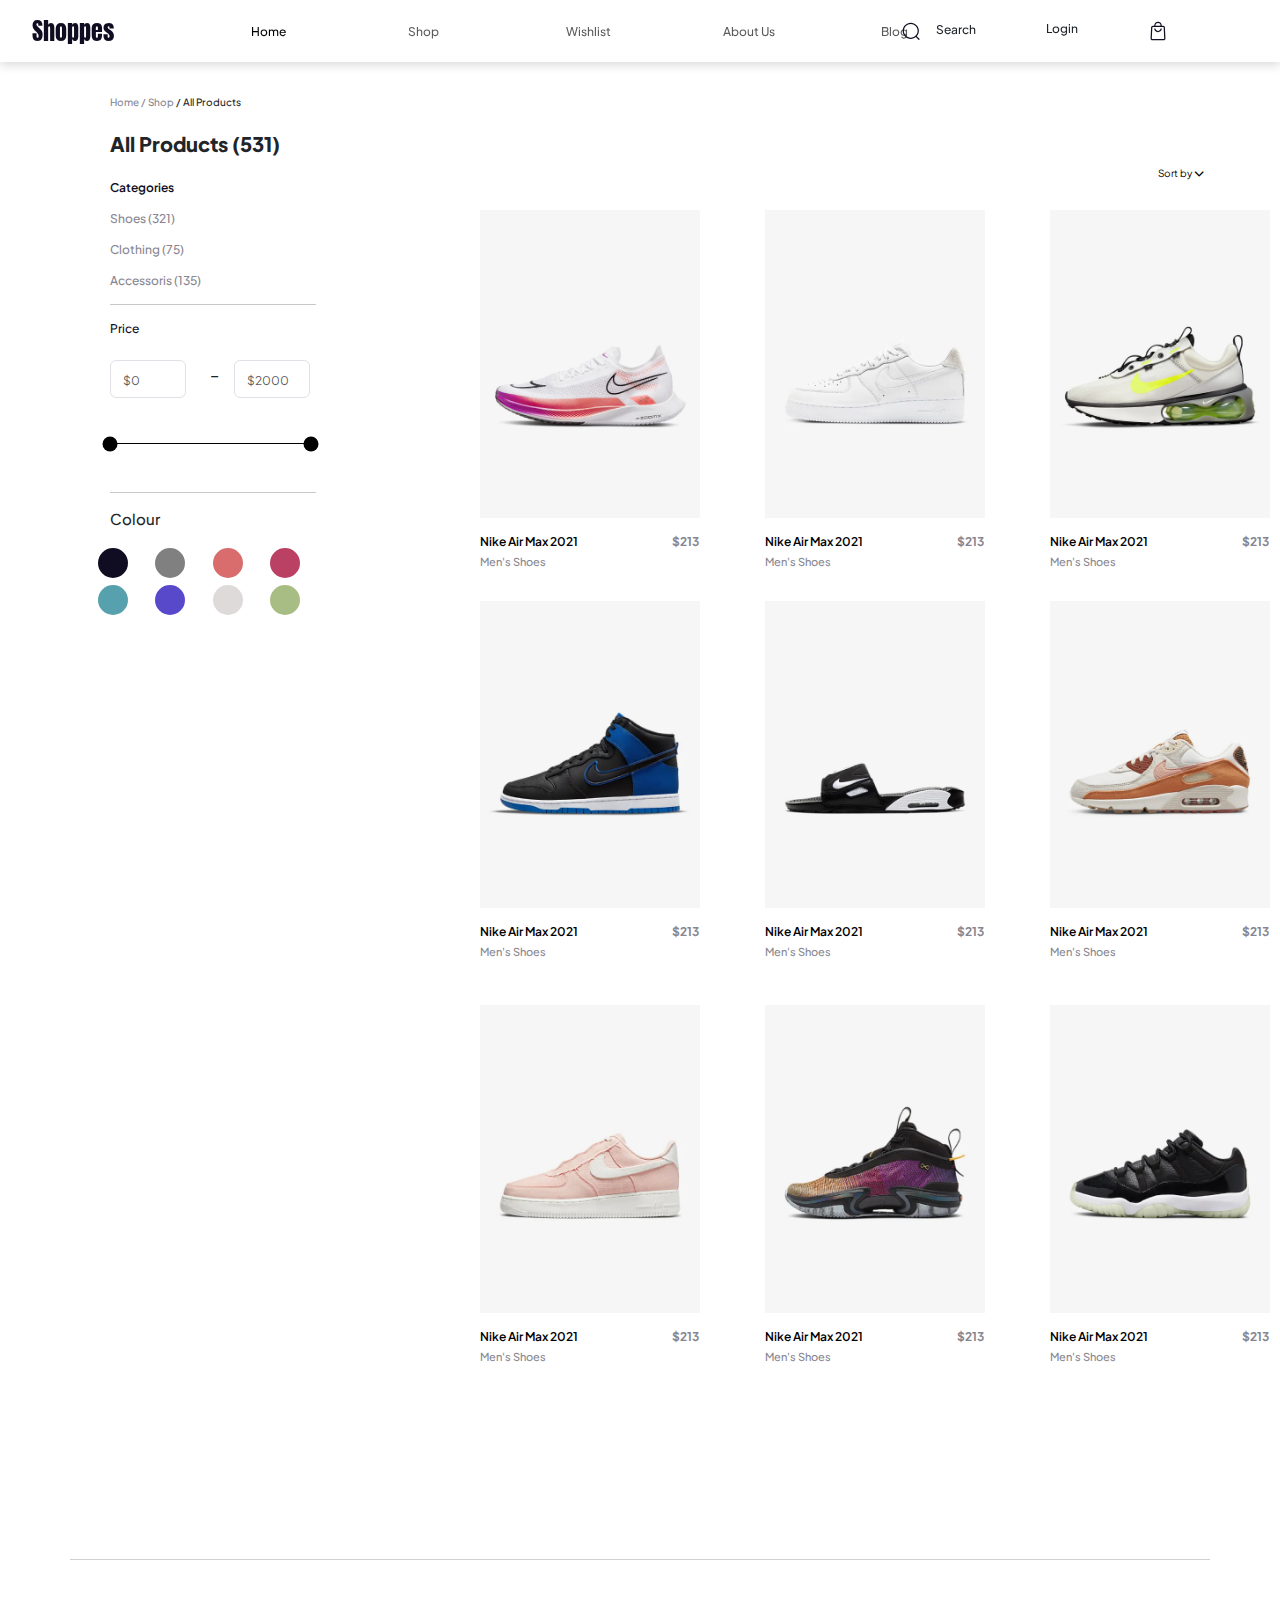
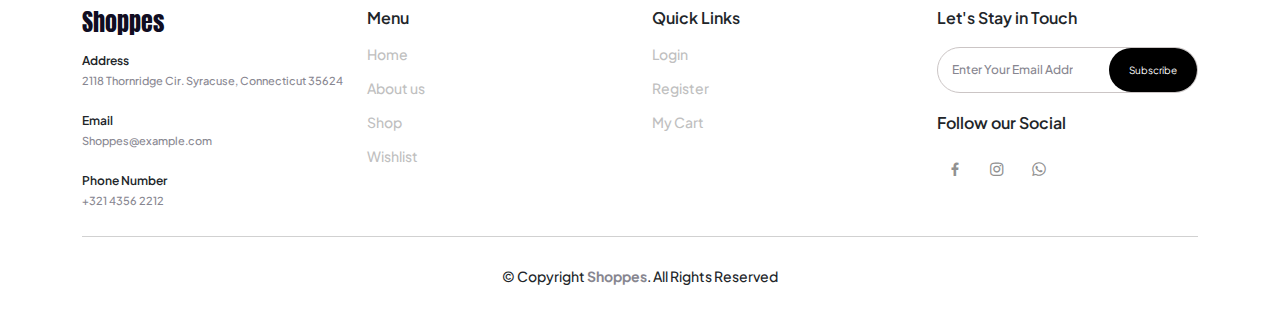
<file: index.html>
<!DOCTYPE html>
<html lang="en">

<head>
    <meta charset="UTF-8">
    <meta name="viewport" content="width=device-width, initial-scale=1.0">
    <title>Shop</title>
    <link rel="stylesheet" href="https://fonts.googleapis.com/css2?family=Anton:wght@400&display=swap"/>
    <link rel="stylesheet" href="https://fonts.googleapis.com/css2?family=Plus Jakarta Sans:wght@500;700;800&display=swap"/>
    <link href="assets/vendor/bootstrap/css/bootstrap.min.css" rel="stylesheet">
    <link href="assets/vendor/bootstrap-icons/bootstrap-icons.css" rel="stylesheet">
    <link href="assets/vendor/boxicons/css/boxicons.min.css" rel="stylesheet">
    <link href="assets/vendor/glightbox/css/glightbox.min.css" rel="stylesheet">
    <link href="assets/vendor/swiper/swiper-bundle.min.css" rel="stylesheet">
    <link rel="stylesheet" href="https://cdnjs.cloudflare.com/ajax/libs/font-awesome/6.4.0/css/all.min.css">
    <link rel="stylesheet" href="style.css">
    <link href="assets/css/style.css" rel="stylesheet" />
</head>

<body>
    <header class="navbar navbar-expand-lg navbar-light fixed-top ">
        <div class="container-fluid">
          <a class="navbar-brand shoppes" href="#" style="margin-left: 20px; font-family: Anton">
            Shoppes
          </a>
          <button class="navbar-toggler" type="button" data-bs-toggle="collapse" data-bs-target="#navbarScroll"
            aria-controls="navbarScroll" aria-expanded="false" aria-label="Toggle navigation">
            <span class="navbar-toggler-icon"></span>
          </button>
          <div class="collapse navbar-collapse" id="navbarScroll">
            <ul class="navbar-nav me-auto my-2 my-lg-0 navbar-nav-scroll" style="--bs-scroll-height: 100px">
              <li class="nav-item">
                <a class="nav-link active" aria-current="page" href="Homepage.html">Home</a>
              </li>
              <li class="nav-item">
                <a class="nav-link" href="index.html">Shop</a>
              </li>
              <li class="nav-item">
                <a class="nav-link" href="Wishlist.html">Wishlist</a>
              </li>
              <li class="nav-item">
                <a class="nav-link" style="width: 105px;" href="AboutUs.html">About Us</a>
              </li>
              <li class="nav-item">
                <a class="nav-link" style="width: 105px;" href="blog.html">Blog</a>
              </li>
            </ul>
            <div class="d-flex">
              <div style="margin-right: 20px">
                <a class="nav-link search" href="#"><img alt="" src="Image/search.svg"
                    style="width: 50px; height: 20px;" />Search</a>
              </div>
              <div style="margin-right: 50px">
                <a class="nav-link login" href="#"> Login</a>
              </div>
              <div style="margin-right: 20px">
                <a class="nav-link bag" href="#"><img alt="" src="Image/button.svg" style="width: 20px; height: 20px" /></a>
              </div>
            </div>
          </div>
        </div>
      </header>
    <div class="container mt-5">
        <div class="row">
            <div class="col-12 col-sm-12 col-md-4 col-lg-6 col-xl-3  mt-5 mx-auto CustomTitle" style="width: 230px;">
                <p class="domain"><span> Home / Shop </span>/ All Products</p>
                <h5 style="font-weight: 800;" class="mt-4">All Products (531)</h5>
                <p class="title title_menu mt-4" style="font-weight: 600; color: #100D22;">Categories</p>
                <p class="title title_menu" >Shoes (321)</p>
                <p class="title title_menu" >Clothing (75)</p>
                <p class="title title_menu" >Accessoris (135)</p>
                <hr>
                <p class="title" style="font-weight: 500; color: #100D22;">Price</p>
                <div class="row mt-4">
                    <div class="col-5 form-group " style="height: 30px; width: 100px;">
                        <input type="email" class="form-control" placeholder="$0">
                    </div>
                    <div class="col-1">
                        <p>_</p>
                    </div>
                    <div class="col-5 form-group " style="height: 30px; width: 100px; " >
                        <input type="email" class="form-control" placeholder="$2000">
                    </div>
                </div >
                <div class="mt-5 slider">
                    <!-- Left handle -->
                    <div class="slider-handle slider-handle-left"></div>
                    <!-- Right handle -->
                    <div class="slider-handle slider-handle-right"></div>
                </div>
                <hr class="mt-5">
                <p>Colour</p>

                <div class="row">
                    <!-- 8 hình tròn với 8 màu sắc khác nhau -->
                    <div class="col-sm-6 col-3 col-lg-3 p-0 mt-1">
                        <a href="EmptyState.html"><div class="circle color1"></div></a>
                    </div>
                    <div class="col-sm-6 col-3 col-lg-3 p-0 mt-1">
                      <div class="circle color2"></div>
                    </div>
                    <div class="col-sm-6 col-3 col-lg-3 p-0 mt-1">
                      <div class="circle color3"></div>
                    </div>
                    <div class="col-sm-6 col-3 col-lg-3 p-0 mt-1">
                      <div class="circle color4"></div>
                    </div>
                  </div>
                  <div class="row">
                    <div class="col-sm-6 col-3 col-lg-3 p-0 mt-1">
                      <div class="circle color5"></div>
                    </div>
                    <div class="col-sm-6 col-3 col-lg-3 p-0 mt-1">
                      <div class="circle color6"></div>
                    </div>
                    <div class="col-sm-6 col-3 col-lg-3 p-0 mt-1">
                      <div class="circle color7"></div>
                    </div>
                    <div class="col-sm-6 col-3 col-lg-3 p-0 mt-1">
                      <div class="circle color8"></div>
                    </div>
                  </div>
            </div>
            <div class="col-12 col-sm-12 col-md-8 col-lg-6 col-xl-9 mt-5 m-0" >
                    <button class="position-absolute dropdown1"> Sort by <i class="fa-solid fa-chevron-down"></i>
                
                </button>
                <div class="row">
                    <div class="col-sm-12 col-md-6 col-xl-4 mt-4 m-0 " >
                        <div class="card border-0 custom-card list_product mx-auto mx-auto">
                            <img src="Image/Bg.png" alt="">
                            <div class="card-body p-0">
                                <div class="row">
                                    <a href="Detail.html" class="col-10 col-sm-10 col-md-10 col-lg-10 col-xl-10 card-link text-black mt-3 titleInproduct"> Nike Air Max 2021</a>
                                    <p class="col-2 col-sm-2 col-md-2 col-lg-2 col-xl-2 p-0 mt-3 price"> $213</p>
                                </div>
                                
                                <p class="brand">Men's Shoes</p>
                            </div>
                        </div>
                    </div>
                    <div class="col-sm-12 col-md-6 col-xl-4 mt-4 m-0 " >
                        <div class="card border-0 custom-card list_product mx-auto">
                            <img src="Image/Bg2.png" alt="">
                            <div class="card-body p-0 m-0">
                                <div class="row">
                                    <a href="Detail.html" class="col-10 col-sm-10 col-md-10 col-lg-10 col-xl-10 card-link text-black mt-3 titleInproduct"> Nike Air Max 2021</a>
                                    <p class="col-2 col-sm-2 col-md-2 col-lg-2 col-xl-2 p-0 mt-3 price"> $213</p>
                                </div>
                                <p class="brand">Men's Shoes</p>
                            </div>
                        </div>
                    </div>
                    <div class="col-sm-12 col-md-6 col-xl-4 mt-4 m-0" >
                        <div class="card border-0 custom-card list_product mx-auto">
                            <img src="Image/Bg3.png" alt="">
                            <div class="card-body p-0">
                                <div class="row">
                                    <a href="Detail.html" class="col-10 col-sm-10 col-md-10 col-lg-10 col-xl-10 card-link text-black mt-3 titleInproduct"> Nike Air Max 2021</a>
                                    <p class="col-2 col-sm-2 col-md-2 col-lg-2 col-xl-2 p-0 mt-3 price"> $213</p>
                                </div>
                                
                                <p class="brand">Men's Shoes</p>
                            </div>
                        </div>
                    </div>
                    <div class="col-sm-12 col-md-6 col-xl-4 mt-4 " >
                        <div class="card border-0 custom-card list_product mx-auto detail_for_three_product_fisrt">
                            <img src="Image/Bg4.png" alt="">
                            <div class="card-body p-0">
                                <div class="row">
                                    <a href="Detail.html" class="col-10 col-sm-10 col-md-10 col-lg-10 col-xl-10 card-link text-black mt-3 titleInproduct"> Nike Air Max 2021</a>
                                    <p class="col-2 col-sm-2 col-md-2 col-lg-2 col-xl-2 p-0 mt-3 price"> $213</p>
                                </div>
                                
                                <p class="brand">Men's Shoes</p>
                            </div>
                        </div>
                    </div>
                    <div class="col-sm-12 col-md-6 col-xl-4 mt-4" >
                        <div class="card border-0 custom-card list_product mx-auto detail_for_three_product_fisrt">
                            <img src="Image/Bg5.png" alt="">
                            <div class="card-body p-0">
                                <div class="row">
                                    <a href="Detail.html" class="col-10 col-sm-10 col-md-10 col-lg-10 col-xl-10 card-link text-black mt-3 titleInproduct"> Nike Air Max 2021</a>
                                    <p class="col-2 col-sm-2 col-md-2 col-lg-2 col-xl-2 p-0 mt-3 price"> $213</p>
                                </div>
                                
                                <p class="brand">Men's Shoes</p>
                            </div>
                        </div>
                    </div>
                    <div class="col-sm-12 col-md-6 col-xl-4 mt-4" >
                        <div class="card border-0 custom-card list_product mx-auto detail_for_three_product_fisrt">
                            <img src="Image/Bg6.png" alt="">
                            <div class="card-body p-0">
                                <div class="row">
                                    <a href="Detail.html" class="col-10 col-sm-10 col-md-10 col-lg-10 col-xl-10 card-link text-black mt-3 titleInproduct"> Nike Air Max 2021</a>
                                    <p class="col-2 col-sm-2 col-md-2 col-lg-2 col-xl-2 p-0 mt-3 price"> $213</p>
                                </div>
                                
                                <p class="brand">Men's Shoes</p>
                            </div>
                        </div>
                    </div>
                    <div class="col-sm-12 col-md-6 col-xl-4 mt-4" >
                        <div class="card border-0 custom-card list_product mx-auto detail_for_three_product_second">
                            <img src="Image/Bg7.png" alt="">
                            <div class="card-body p-0">
                                <div class="row">
                                    <a href="Detail.html" class="col-10 col-sm-10 col-md-10 col-lg-10 col-xl-10 card-link text-black mt-3 titleInproduct"> Nike Air Max 2021</a>
                                    <p class="col-2 col-sm-2 col-md-2 col-lg-2 col-xl-2 p-0 mt-3 price"> $213</p>
                                </div>
                                
                                <p class="brand">Men's Shoes</p>
                            </div>
                        </div>
                    </div>
                    <div class="col-sm-12 col-md-6 col-xl-4 mt-4" >
                        <div class="card border-0 custom-card list_product mx-auto detail_for_three_product_second">
                            <img src="Image/Bg8.png" alt="">
                            <div class="card-body p-0">
                                <div class="row">
                                    <a href="Detail.html" class="col-10 col-sm-10 col-md-10 col-lg-10 col-xl-10 card-link text-black mt-3 titleInproduct"> Nike Air Max 2021</a>
                                    <p class="col-2 col-sm-2 col-md-2 col-lg-2 col-xl-2 p-0 mt-3 price"> $213</p>
                                </div>
                                
                                <p class="brand">Men's Shoes</p>
                            </div>
                        </div>
                    </div>
                    <div class="col-sm-12 col-md-6 col-xl-4 mt-4" >
                        <div class="card border-0 custom-card list_product mx-auto detail_for_three_product_second">
                            <img src="Image/Bg9.png" alt="">
                            <div class="card-body p-0">
                                <div class="row">
                                    <a href="Detail.html" class="col-10 col-sm-10 col-md-10 col-lg-10 col-xl-10 card-link text-black mt-3 titleInproduct"> Nike Air Max 2021</a>
                                    <p class="col-2 col-sm-2 col-md-2 col-lg-2 col-xl-2 p-0 mt-3 price"> $213</p>
                                </div>
                                
                                <p class="brand">Men's Shoes</p>
                            </div>
                        </div>
                    </div>
                  
                </div>
                
            </div>
            <footer id="footer">
                <div class="footer-top">
                  <div class="container">
                    <div class="row pt-5">
            
                      <div class="col-lg-3 col-md-6">
                        <h3 class="shoppes">Shoppes</h3>
                        <div class="pt-2">
                          <p class="titleInproduct">Address</p>
                          <p class="brand">2118 Thornridge Cir. Syracuse, Connecticut 35624</p>
                        </div>
                        <div>
                          <p class="titleInproduct">Email</p>
                          <p class="brand">Shoppes@example.com</p>
                        </div>
                        <div>
                          <p class="titleInproduct">Phone Number</p>
                          <p class="brand">+321 4356 2212</p>
                        </div>
                      </div>
            
                      <div class="col-lg-3 col-md-6 footer-links">
                        <h4>Menu</h4>
                        <ul>
                          <li> <a href="index.html">Home</a></li>
                          <li> <a href="AboutUs.html">About us</a></li>
                          <li> <a href="shop.html">Shop</a></li>
                          <li> <a href="Wishlist.html">Wishlist</a></li>
                        </ul>
                      </div>
            
                      <div class="col-lg-3 col-md-6 footer-links">
                        <h4>Quick Links</h4>
                        <ul>
                          <li> <a href="#">Login</a></li>
                          <li> <a href="#">Register</a></li>
                          <li> <a href="#">My Cart</a></li>
                        </ul>
                      </div>
            
                      <div class="col-lg-3 col-md-6 footer-newsletter">
                        <h4>Let's Stay in Touch</h4>
                        <form action="" method="post" class="subsub1">
                          <input class="enter-your-email" type="email" name="email" placeholder="Enter Your Email Address">
                          <button type="submit">Subscribe</button>
                        </form>
                        <h4 style="margin-top: 20px;">Follow our Social</h4>
                        <div class="social-links mt-1 pb-5">
                          <a href="#" class="facebook"><i class="bx bxl-facebook"></i></a>
                          <a href="#" class="instagram"><i class="bx bxl-instagram"></i></a>
                          <a href="#" class="linkedin"><i class="bx bxl-whatsapp"></i></a>
                        </div>
                      </div>
            
                    </div>
                  </div>
                </div>
            
                <div class="container">
                  <div class="copyright">
                    &copy; Copyright <strong><span>Shoppes</span></strong>. All Rights Reserved
                  </div>
                </div>
              </footer><!-- End Footer -->
        </div>
    </div>

</body>

</html>
</file>
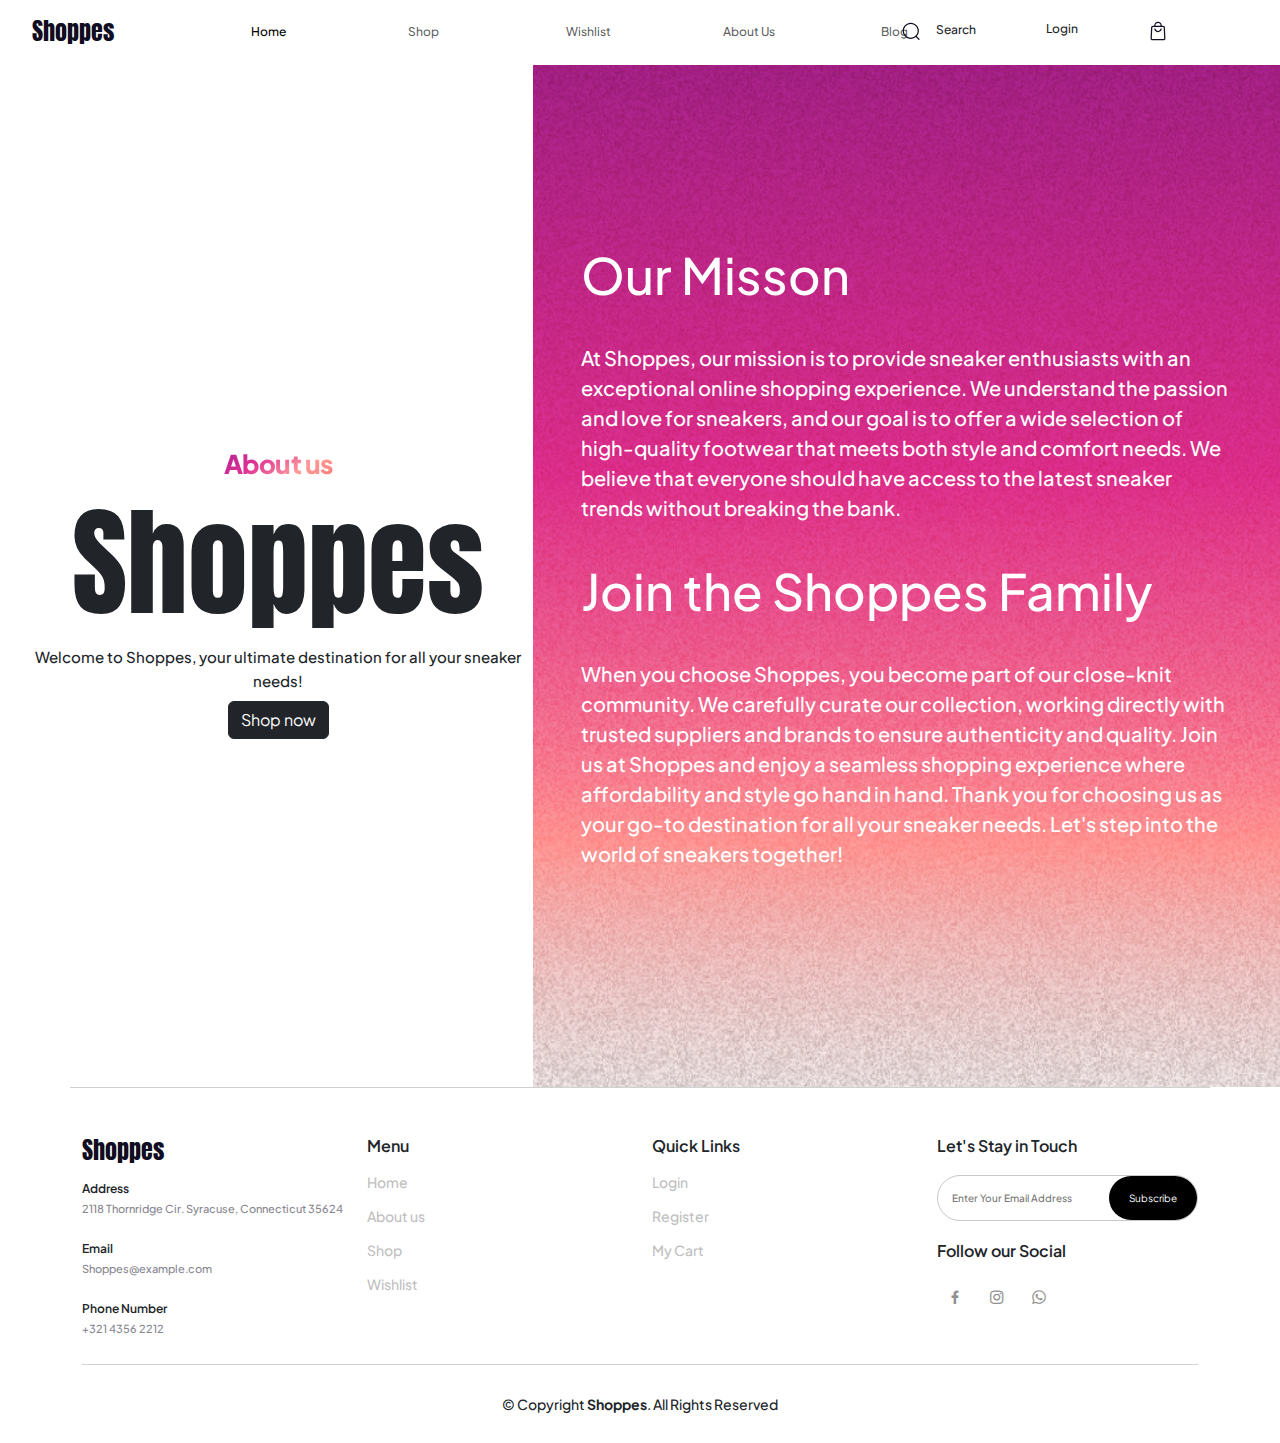
<file: AboutUs.html>
<!DOCTYPE html>
<html lang="en">

<head>
    <meta charset="UTF-8" />
    <meta name="viewport" content="width=device-width, initial-scale=1.0" />
    <title>Shoppes</title>
    <link rel="stylesheet" href="https://fonts.googleapis.com/css2?family=Anton:wght@400&display=swap" />
    <link rel="stylesheet"
        href="https://fonts.googleapis.com/css2?family=Plus Jakarta Sans:wght@400;500;600;700;800&display=swap" />
    <!-- Vendor CSS Files -->
    <link href="assets/vendor/aos/aos.css" rel="stylesheet" />
    <link href="assets/vendor/bootstrap/css/bootstrap.min.css" rel="stylesheet" />
    <link href="assets/vendor/bootstrap-icons/bootstrap-icons.css" rel="stylesheet" />
    <link href="assets/vendor/boxicons/css/boxicons.min.css" rel="stylesheet" />
    <link href="assets/vendor/glightbox/css/glightbox.min.css" rel="stylesheet" />
    <link href="assets/vendor/swiper/swiper-bundle.min.css" rel="stylesheet" />
    <link href="assets/css/style.css" rel="stylesheet" />
    <link rel="stylesheet" href="https://cdnjs.cloudflare.com/ajax/libs/font-awesome/5.15.4/css/all.min.css"
        integrity="sha512-1ycn6IcaQQ40/MKBW2W4Rhis/DbILU74C1vSrLJxCq57o941Ym01SwNsOMqvEBFlcgUa6xLiPY/NS5R+E6ztJQ=="
        crossorigin="anonymous" referrerpolicy="no-referrer" />
        <link rel="stylesheet" href="AboutUS.css">
    <style>
        #hero:before {
            content: "";
            background: rgba(0, 0, 0, 0.3);
            position: absolute;
            bottom: 0;
            top: 0;
            left: 0;
            right: 0;
        }
    </style>
</head>

<body>
    <!-- Header -->
    <header class="navbar navbar-expand-lg navbar-light fixed-top ">
        <div class="container-fluid" style="z-index: 1;">
          <a class="navbar-brand shoppes" href="#" style="margin-left: 20px; font-family: Anton">
            Shoppes
          </a>
          <button
            class="navbar-toggler"
            type="button"
            data-bs-toggle="collapse"
            data-bs-target="#navbarScroll"
            aria-controls="navbarScroll"
            aria-expanded="false"
            aria-label="Toggle navigation">
            <span class="navbar-toggler-icon"></span>
          </button>
          <div class="collapse navbar-collapse" id="navbarScroll">
            <ul
              class="navbar-nav me-auto my-2 my-lg-0 navbar-nav-scroll" style="--bs-scroll-height: 100px">
              <li class="nav-item">
                <a class="nav-link active" aria-current="page" href="Homepage.html">Home</a>
              </li>
              <li class="nav-item">
                <a class="nav-link" href="index.html">Shop</a>
              </li>
              <li class="nav-item">
                <a class="nav-link" href="Wishlist.html">Wishlist</a>
              </li>
              <li class="nav-item">
                <a class="nav-link" style="width: 105px;" href="AboutUs.html">About Us</a>
              </li>
              <li class="nav-item">
                <a class="nav-link" style="width: 105px;" href="blog.html">Blog</a>
              </li>
            </ul>
            <div class="d-flex">
              <div style="margin-right: 20px">
                <a class="nav-link search" href="#"><img alt="" src="Image/search.svg" style="width: 50px; height: 20px;" />Search</a>
              </div>
              <div style="margin-right: 50px">
                <a class="nav-link login" href="#"> Login</a>
              </div>
              <div style="margin-right: 20px">
                <a class="nav-link bag" href="#"
                  ><img
                    alt=""
                    src="Image/button.svg"
                    style="width: 20px; height: 20px"
                /></a>
              </div>
            </div>
          </div>
        </div>
      </header>
    <!-- Banner -->
    <div class="mx-auto postion-absolute" style="padding-top: 65px;">
        <div class="container-fluid">
            <div class="z-3 row d-flex justify-content-center align-items-center" >
                <div class="col-lg-5 col-sm-12 dudu text-center py-5" style="padding-left: 35px;">
                    <h3 class="road-racing-shoes">About us</h3><br>
                    <h1 class="h1 nike-zoomx-streakfly">Shoppes</h1>
                    <h5 class="h5 our-lightest-racing">
                        Welcome to Shoppes, your ultimate destination for all your sneaker needs!
                    </h5>
                    <a class="btn btn-dark" href="shop.html">Shop now</a>
                </div>
                <div class="col-lg-7 col-sm-12 cta" id="cta" style="height: fit-content; z-index: -1; background-image: url(Image/Bia2.png); background-size: cover;">
                    <div class="container position-relative px-5" style="padding-top: 60px; padding-bottom: 60px;" data-aos="fade-up" data-aos-delay="150">
                        <h1 class="didi text-white">
                            Our Misson
                        </h1><br><br>
                        <h4 class="dada text-white">At Shoppes, our mission is to provide sneaker enthusiasts with an
                            exceptional online shopping experience. We understand the passion and love for sneakers, and
                            our goal is to offer a wide selection of high-quality footwear that meets both style and
                            comfort needs. We believe that everyone should have access to the latest sneaker trends
                            without breaking the bank.</h4><br><br>
                        <h1 class="didi text-white">
                            Join the Shoppes Family
                        </h1><br><br>
                        <h4 class="dada text-white">When you choose Shoppes, you become part of our close-knit community.
                            We carefully curate our collection, working directly with trusted suppliers and brands to
                            ensure authenticity and quality.
                            Join us at Shoppes and enjoy a seamless shopping experience where affordability and style go
                            hand in hand. Thank you for choosing us as your go-to destination for all your sneaker
                            needs. Let's step into the world of sneakers together!</h4><br><br>
                    </div>
                </div>
            </div>
        </div>
    </div>
    <footer id="footer">
        <div class="footer-top">
            <div class="container">
                <div class="row pt-5">

                    <div class="col-lg-3 col-md-6">
                        <h3 class="shoppes">Shoppes</h3>
                        <div class="pt-2">
                            <p class="titleInproduct">Address</p>
                            <p class="brand">2118 Thornridge Cir. Syracuse, Connecticut 35624</p>
                        </div>
                        <div>
                            <p class="titleInproduct">Email</p>
                            <p class="brand">Shoppes@example.com</p>
                        </div>
                        <div>
                            <p class="titleInproduct">Phone Number</p>
                            <p class="brand">+321 4356 2212</p>
                        </div>
                    </div>

                    <div class="col-lg-3 col-md-6 footer-links">
                        <h4>Menu</h4>
                        <ul>
                            <li> <a href="index.html">Home</a></li>
                            <li> <a href="AboutUs.html">About us</a></li>
                            <li> <a href="shop.html">Shop</a></li>
                            <li> <a href="Wishlist.html">Wishlist</a></li>
                        </ul>
                    </div>

                    <div class="col-lg-3 col-md-6 footer-links">
                        <h4>Quick Links</h4>
                        <ul>
                            <li> <a href="#">Login</a></li>
                            <li> <a href="#">Register</a></li>
                            <li> <a href="#">My Cart</a></li>
                        </ul>
                    </div>

                    <div class="col-lg-3 col-md-6 footer-newsletter">
                        <h4>Let's Stay in Touch</h4>
                        <form action="" method="post" class="subsub1">
                            <input class="enter-your-email" type="email" name="email"
                                placeholder="Enter Your Email Address">
                            <button type="submit">Subscribe</button>
                        </form>
                        <h4 style="margin-top: 20px;">Follow our Social</h4>
                        <div class="social-links mt-1 pb-5">
                            <a href="#" class="facebook"><i class="bx bxl-facebook"></i></a>
                            <a href="#" class="instagram"><i class="bx bxl-instagram"></i></a>
                            <a href="#" class="linkedin"><i class="bx bxl-whatsapp"></i></a>
                        </div>
                    </div>

                </div>
            </div>
        </div>

        <div class="container">
            <div class="copyright">
                &copy; Copyright <strong><span>Shoppes</span></strong>. All Rights Reserved
            </div>
        </div>
    </footer><!-- End Footer -->
    <a href="#" class="back-to-top d-flex align-items-center justify-content-center"><i
            class="bi bi-arrow-up-short"></i></a>
    <div id="preloader"></div>
    <!-- Vendor JS Files -->
    <script src="assets/vendor/aos/aos.js"></script>
    <script src="assets/vendor/bootstrap/js/bootstrap.bundle.min.js"></script>
    <script src="assets/vendor/glightbox/js/glightbox.min.js"></script>
    <script src="assets/vendor/isotope-layout/isotope.pkgd.min.js"></script>
    <script src="assets/vendor/swiper/swiper-bundle.min.js"></script>
    <script src="assets/vendor/php-email-form/validate.js"></script>

    <!-- Template Main JS File -->
    <script src="assets/js/main.js"></script>
</body>

</html>
</file>
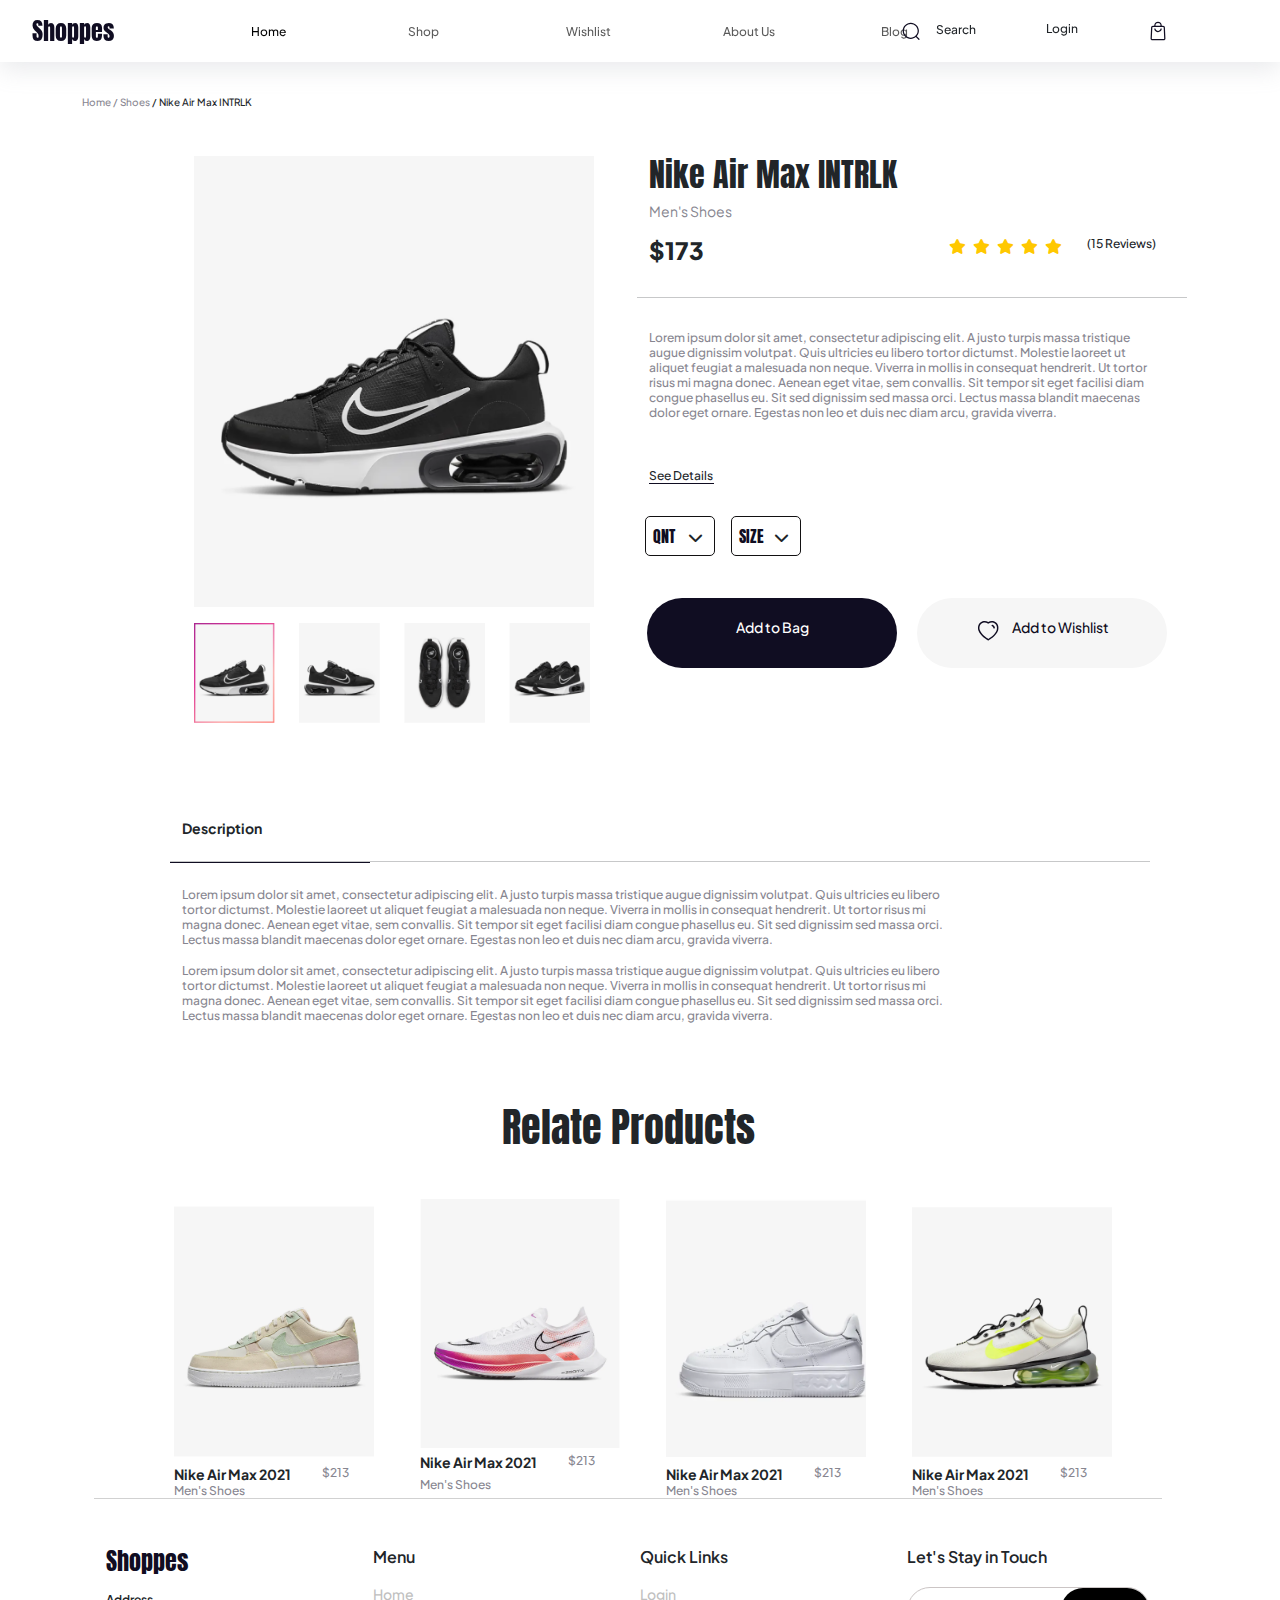
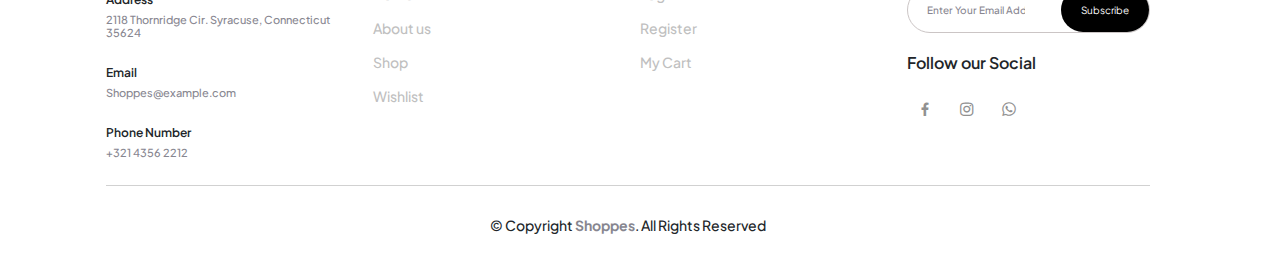
<file: Detail.html>
<!DOCTYPE html>
<html lang="en">

<head>
    <meta charset="UTF-8">
    <meta name="viewport" content="width=device-width, initial-scale=1.0">
    <title>Detail</title>
    <link rel="stylesheet" href="https://fonts.googleapis.com/css2?family=Anton:wght@400&display=swap" />
    <link rel="stylesheet"
        href="https://fonts.googleapis.com/css2?family=Plus Jakarta Sans:wght@500;700;800&display=swap" />
    <link href="assets/vendor/bootstrap/css/bootstrap.min.css" rel="stylesheet">
    <link href="assets/vendor/bootstrap-icons/bootstrap-icons.css" rel="stylesheet">
    <link href="assets/vendor/boxicons/css/boxicons.min.css" rel="stylesheet">
    <link href="assets/vendor/glightbox/css/glightbox.min.css" rel="stylesheet">
    <link href="assets/vendor/swiper/swiper-bundle.min.css" rel="stylesheet">
    <link rel="stylesheet" href="https://cdnjs.cloudflare.com/ajax/libs/font-awesome/6.4.0/css/all.min.css">
    <link rel="stylesheet" href="Detail.css">
    <link href="assets/css/style.css" rel="stylesheet" />
</head>

<body>

    <header class="navbar navbar-expand-lg navbar-light fixed-top bg-light" style="background-color: #ffff !important; box-shadow: rgba(149, 157, 165, 0.2) 0px 8px 24px;">
        <div class="container-fluid">
            <a class="navbar-brand shoppes" href="#" style="margin-left: 20px; font-family: Anton">
                Shoppes
            </a>
            <button class="navbar-toggler" type="button" data-bs-toggle="collapse" data-bs-target="#navbarScroll"
                aria-controls="navbarScroll" aria-expanded="false" aria-label="Toggle navigation">
                <span class="navbar-toggler-icon"></span>
            </button>
            <div class="collapse navbar-collapse" id="navbarScroll">
                <ul class="navbar-nav me-auto my-2 my-lg-0 navbar-nav-scroll" style="--bs-scroll-height: 100px">
                    <li class="nav-item">
                        <a class="nav-link active" aria-current="page" href="Homepage.html">Home</a>
                    </li>
                    <li class="nav-item">
                        <a class="nav-link" href="index.html">Shop</a>
                    </li>
                    <li class="nav-item">
                        <a class="nav-link" href="Wishlist.html">Wishlist</a>
                    </li>
                    <li class="nav-item">
                        <a class="nav-link" style="width: 105px;" href="AboutUs.html">About Us</a>
                    </li>
                    <li class="nav-item">
                      <a class="nav-link" style="width: 105px;" href="blog.html">Blog</a>
                    </li>
                </ul>
                <div class="d-flex">
                    <div style="margin-right: 20px">
                        <a class="nav-link search" href="#"><img alt="" src="Image/search.svg"
                                style="width: 50px; height: 20px;" />Search</a>
                    </div>
                    <div style="margin-right: 50px">
                        <a class="nav-link login" href="#"> Login</a>
                    </div>
                    <div style="margin-right: 20px">
                        <a class="nav-link bag" href="#"><img alt="" src="Image/button.svg"
                                style="width: 20px; height: 20px" /></a>
                    </div>
                </div>
            </div>
        </div>
    </header>
    <div class="container pt-5 ">
        <p class="domain mt-5"><span> Home / Shoes </span> / Nike Air Max INTRLK </p>
        <div class="container mt-5 row " style="height: 600px;">
            <div class="col-12 col-md-6 col-lg-4 col-xl-5 col-lg-4 o">
                <div class="row">
                    <div class="col-md-12 col-lg-12 col-xl-12  main_product ">
                        <img src="Image/Detail1.png" alt="">
                    </div>
                    <div class="col-md-12 col-lg-12 col-xl-12 mt-3 row detail_img_product">
                        <img class="col-lg-3 col-xl-3 img1" src="Image/Detail2.png" alt="">
                        <img class="col-lg-3 col-xl-3 img2" src="Image/Detail3.png" alt="">
                        <img class="col-lg-3 col-xl-3 img3" src="Image/Detail4.png" alt="">
                        <img class="col-lg-3 col-xl-3 img4" src="Image/Detail5.png" alt="">
                    </div>
                </div>
            </div>
            <div class="col-12 col-md-6 col-lg-8 col-xl-7 col-lg-8 content_product">
                <h2 class="col-lg-12 col-xl-12 " style="font-weight: 400; font-family: Anton;">
                    Nike Air Max INTRLK
                </h2>
                <p style="color: #878690; font-size: 14px; font-weight: 400;">Men's Shoes</p>
                <div class="row">
                    <h4 class="col-1 col-sm-2 col-md-4 col-lg-4 col-xl-5 " style="font-weight: 800; ">
                        $173
                    </h4>
                    <div class="col-8 col-sm-7 col-md-5 col-lg-5 col-xl-4 main_star">
                        <i class="fa-solid fa-star  star" style="color: #ffc800;"></i>
                        <i class="fa-solid fa-star  star" style="color: #ffc800;"></i>
                        <i class="fa-solid fa-star  star" style="color: #ffc800;"></i>
                        <i class="fa-solid fa-star  star" style="color: #ffc800;"></i>
                        <i class="fa-solid fa-star  star" style="color: #ffc800;"></i>
                    </div>
                    <div class="col-3 col-sm-3 col-md-3 col-lg-3 col-xl-3 p-0" style="font-size: 12px;">
                        (15 Reviews)
                    </div>
                    <hr class="mt-4" style="width: 550px;">
                </div>
                <p class="mt-3 p-0 description" style="color: #878690; font-size: 12px;">Lorem ipsum dolor sit amet,
                    consectetur adipiscing elit.
                    A justo turpis massa tristique augue dignissim volutpat.
                    Quis ultricies eu libero tortor dictumst.
                    Molestie laoreet ut aliquet feugiat a malesuada non neque.
                    Viverra in mollis in consequat hendrerit. Ut tortor risus mi magna donec.
                    Aenean eget vitae, sem convallis. Sit tempor sit eget facilisi diam congue phasellus eu.
                    Sit sed dignissim sed massa orci. Lectus massa blandit maecenas dolor eget ornare.
                    Egestas non leo et duis nec diam arcu, gravida viverra.</p>

                <div class="mt-5"
                    style="border-bottom: 1px solid #100D22; width: 65px; font-size: 12px; font-weight: 500;">See
                    Details</div>
                <div class="row mt-4 p-2">
                    <div class="col-6 col-sm-5 col-md-4 col-lg-4 col-xl-3 p-0">
                        <input type="text" placeholder="QNT" class="input_quality">
                        <i class="fa-solid fa-chevron-down dropdown_quality"></i>
                    </div>
                    <div class="col-5 col-sm-4 col-md-6 col-lg-5 col-xl-5 p-0">
                        <input type="text" placeholder="SIZE" class="input_quality2">
                        <i class="fa-solid fa-chevron-down dropdown_quality2"></i>
                    </div>
                </div>
                <div class="row pt-4">
                    <div class=" col-md-5 col-lg-6 col-xl-6  add_to_bag ">
                        Add to Bag
                    </div>
                    <div class="col-md-7 col-lg-6 col-xl-6   row add_to_wishlist">

                        <div class="col-md-1 col-md-1 col-lg-1 col-xl-2 p-0">
                            <img src="Image/Heart.svg" alt="" class="heart">
                        </div>
                        <div class="col-md-11 col-md-11 col-lg-11 col-xl-10 p-0 add_to_wishlist_text">
                            Add to Wishlist
                        </div>
                    </div>
                </div>

            </div>
            <div class=" container row pt-5 mt-5 Description_detail_section">
                <div style="font-size: 14px; font-weight: 700;">
                    Description
                </div>
                <hr class=" mt-4 mb-0 mx-auto">
                <div style="width: 200px;border: none;
                height: 1px;
                background-color: #100D22; ">
                </div>
                <div class="Description_detail">
                    <p class="mt-4" style="font-size: 12px; color: #878690;">
                        Lorem ipsum dolor sit amet, consectetur adipiscing elit.
                        A justo turpis massa tristique augue dignissim volutpat. Quis ultricies eu libero tortor
                        dictumst.
                        Molestie laoreet ut aliquet feugiat a malesuada non neque. Viverra in mollis in consequat
                        hendrerit.
                        Ut tortor risus mi magna donec. Aenean eget vitae, sem convallis.
                        Sit tempor sit eget facilisi diam congue phasellus eu. Sit sed dignissim sed massa orci.
                        Lectus massa blandit maecenas dolor eget ornare. Egestas non leo et duis nec diam arcu, gravida
                        viverra.
                    </p>
                    <p style="font-size: 12px; color: #878690;">
                        Lorem ipsum dolor sit amet, consectetur adipiscing elit. A justo turpis massa tristique augue
                        dignissim volutpat.
                        Quis ultricies eu libero tortor dictumst. Molestie laoreet ut aliquet feugiat a malesuada non
                        neque.
                        Viverra in mollis in consequat hendrerit. Ut tortor risus mi magna donec. Aenean eget vitae, sem
                        convallis.
                        Sit tempor sit eget facilisi diam congue phasellus eu. Sit sed dignissim sed massa orci.
                        Lectus massa blandit maecenas dolor eget ornare. Egestas non leo et duis nec diam arcu, gravida
                        viverra.
                    </p>
                </div>


            </div>
            <div class="container relate mb-5">
                <h1 class=" pt-3 mt-5 topic_relate" style="font-weight: 400; font-family: Anton;">Relate Products</h3>
                <div class="row mt-5 relate_main" >
                    <div class="col-12 col-sm-12 col-md-6 col-lg-3 col-xl-3 row  relate_product " style="padding-left: 100p;">
                        <div class="col-xl-12">
                            <img src="Image/Image.png" alt="">
                        </div>
                        <div class="row">
                            <div class="col-11 col-sm-9 col-md-9 col-lg-9 col-xl-8 relate_product_text" style="font-weight: 700;">
                                Nike Air Max 2021
                            </div>
                            <div class="col-1 col-sm-2 col-md-2 col-lg-2 col-xl-2 relate_product_text_price" style=" color: #878690;">
                                $213
                            </div>
                        </div>
                        <div class="col-xl-12 relate_product_brand" style=" color: #878690;">Men's Shoes</div>
                    </div>
                    <div class="col-12 col-sm-12 col-md-6 col-lg-3 col-xl-3 row  relate_product " style="padding-left: 100p;">
                        <div class="col-xl-12">
                            <img src="Image/Image2.png" alt="">
                        </div>
                        <div class="row">
                            <div class="col-11 col-sm-9 col-md-9 col-lg-9 col-xl-8 relate_product_text" style="font-weight: 700;">
                                Nike Air Max 2021
                            </div>
                            <div class="col-1 col-sm-2 col-md-2 col-lg-2 col-xl-2 relate_product_text_price" style=" color: #878690;">
                                $213
                            </div>
                        </div>
                        <div class="col-xl-12 relate_product_brand" style=" color: #878690;">Men's Shoes</div>
                    </div>
                    
                    <div class="col-12 col-sm-12 col-md-6 col-lg-3 col-xl-3 row  relate_product " style="padding-left: 100p;">
                        <div class="col-xl-12">
                            <img src="Image/Image3.png" alt="">
                        </div>
                        <div class="row">
                            <div class="col-11 col-sm-9 col-md-9 col-lg-9 col-xl-8 relate_product_text" style="font-weight: 700;">
                                Nike Air Max 2021
                            </div>
                            <div class="col-1 col-sm-2 col-md-2 col-lg-2 col-xl-2 relate_product_text_price" style=" color: #878690;">
                                $213
                            </div>
                        </div>
                        <div class="col-xl-12 relate_product_brand" style=" color: #878690;">Men's Shoes</div>
                    </div>
                    
                    <div class="col-12 col-sm-12 col-md-6 col-lg-3 col-xl-3 row  relate_product " style="padding-left: 100p;">
                        <div class="col-xl-12">
                            <img src="Image/Image4.png" alt="">
                        </div>
                        <div class="row">
                            <div class="col-11 col-sm-9 col-md-9 col-lg-9 col-xl-8 relate_product_text" style="font-weight: 700;">
                                Nike Air Max 2021
                            </div>
                            <div class="col-1 col-sm-2 col-md-2 col-lg-2 col-xl-2 relate_product_text_price" style=" color: #878690;">
                                $213
                            </div>
                        </div>
                        <div class="col-xl-12 relate_product_brand" style=" color: #878690;">Men's Shoes</div>
                    </div>
                </div>
            <footer id="footer">
                <div class="footer-top">
                  <div class="container">
                    <div class="row pt-5">
            
                      <div class="col-lg-3 col-md-6">
                        <h3 class="shoppes">Shoppes</h3>
                        <div class="pt-2">
                          <p class="titleInproduct">Address</p>
                          <p class="brand">2118 Thornridge Cir. Syracuse, Connecticut 35624</p>
                        </div>
                        <div>
                          <p class="titleInproduct">Email</p>
                          <p class="brand">Shoppes@example.com</p>
                        </div>
                        <div>
                          <p class="titleInproduct">Phone Number</p>
                          <p class="brand">+321 4356 2212</p>
                        </div>
                      </div>
            
                      <div class="col-lg-3 col-md-6 footer-links">
                        <h4>Menu</h4>
                        <ul>
                          <li> <a href="index.html">Home</a></li>
                          <li> <a href="AboutUs.html">About us</a></li>
                          <li> <a href="shop.html">Shop</a></li>
                          <li> <a href="Wishlist.html">Wishlist</a></li>
                        </ul>
                      </div>
            
                      <div class="col-lg-3 col-md-6 footer-links">
                        <h4>Quick Links</h4>
                        <ul>
                          <li> <a href="#">Login</a></li>
                          <li> <a href="#">Register</a></li>
                          <li> <a href="#">My Cart</a></li>
                        </ul>
                      </div>
            
                      <div class="col-lg-3 col-md-6 footer-newsletter">
                        <h4>Let's Stay in Touch</h4>
                        <form action="" method="post" class="subsub1">
                          <input class="enter-your-email" type="email" name="email" placeholder="Enter Your Email Address">
                          <button type="submit">Subscribe</button>
                        </form>
                        <h4 style="margin-top: 20px;">Follow our Social</h4>
                        <div class="social-links mt-1 pb-5">
                          <a href="#" class="facebook"><i class="bx bxl-facebook"></i></a>
                          <a href="#" class="instagram"><i class="bx bxl-instagram"></i></a>
                          <a href="#" class="linkedin"><i class="bx bxl-whatsapp"></i></a>
                        </div>
                      </div>
            
                    </div>
                  </div>
                </div>
            
                <div class="container">
                  <div class="copyright">
                    &copy; Copyright <strong><span>Shoppes</span></strong>. All Rights Reserved
                  </div>
                </div>
              </footer><!-- End Footer -->
              <a href="#" class="back-to-top d-flex align-items-center justify-content-center"><i
                  class="bi bi-arrow-up-short"></i></a>
              <div id="preloader"></div>
              <!-- Vendor JS Files -->
              

        </div>


    </div>
    

    <script src="assets/vendor/aos/aos.js"></script>
    <script src="assets/vendor/bootstrap/js/bootstrap.bundle.min.js"></script>
    <script src="assets/vendor/glightbox/js/glightbox.min.js"></script>
    <script src="assets/vendor/isotope-layout/isotope.pkgd.min.js"></script>
    <script src="assets/vendor/swiper/swiper-bundle.min.js"></script>
    <script src="assets/vendor/php-email-form/validate.js"></script>
  
    <!-- Template Main JS File -->
    <script src="assets/js/main.js"></script>
</body>

</html>
</file>
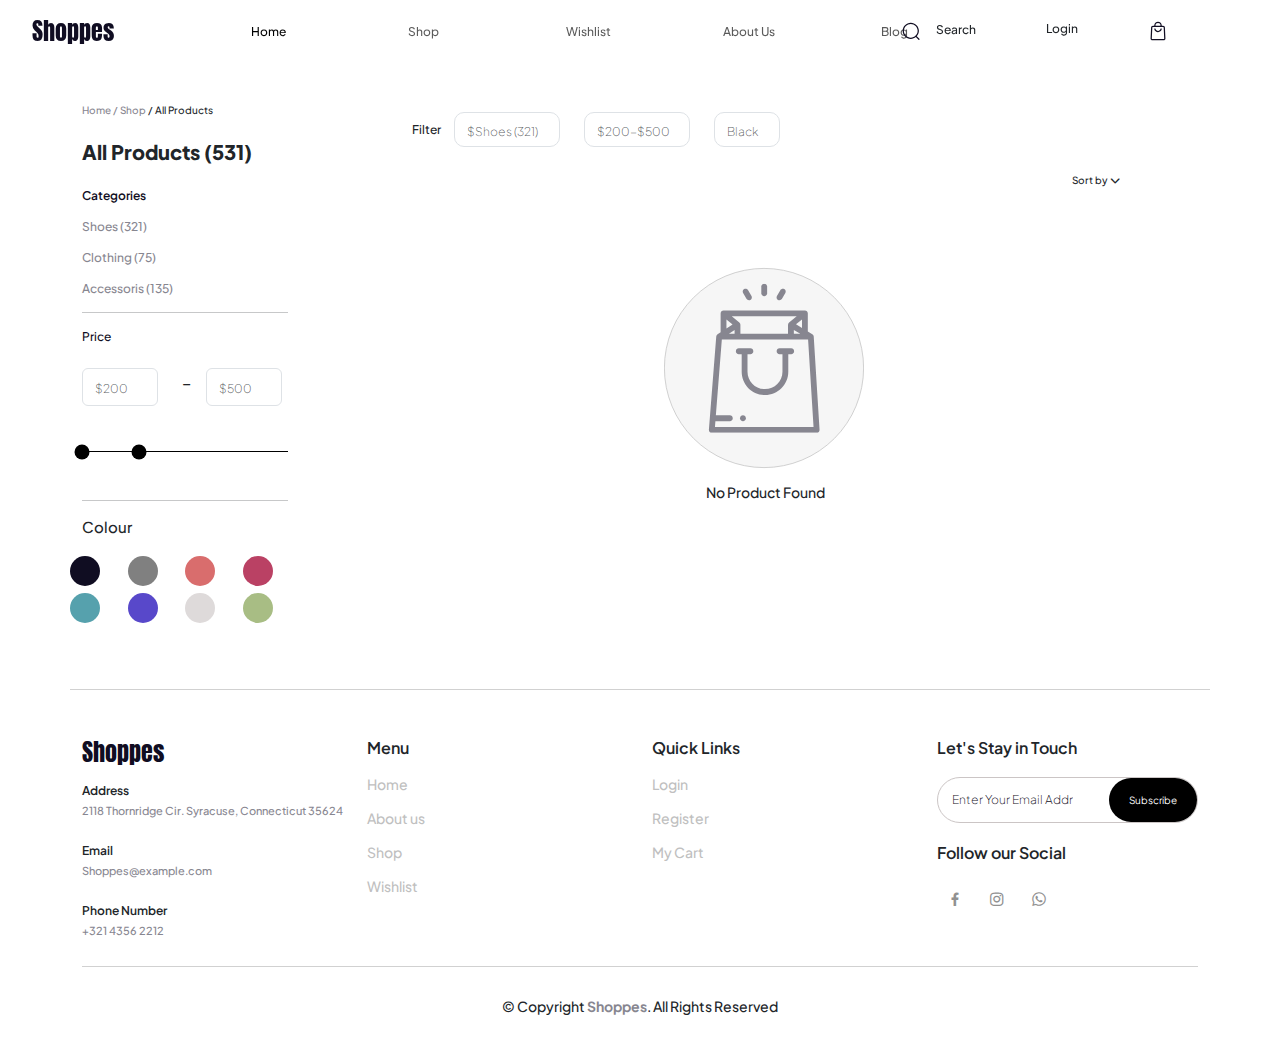
<file: EmptyState.html>
<!DOCTYPE html>
<html lang="en">

<head>
    <meta charset="UTF-8">
    <meta name="viewport" content="width=device-width, initial-scale=1.0">
    <title>Empty State</title>
    <link rel="stylesheet" href="https://fonts.googleapis.com/css2?family=Anton:wght@400&display=swap"/>
    <link rel="stylesheet" href="https://fonts.googleapis.com/css2?family=Plus Jakarta Sans:wght@500;700;800&display=swap"/>
    <link href="assets/vendor/bootstrap/css/bootstrap.min.css" rel="stylesheet">
    <link href="assets/vendor/bootstrap-icons/bootstrap-icons.css" rel="stylesheet">
    <link href="assets/vendor/boxicons/css/boxicons.min.css" rel="stylesheet">
    <link href="assets/vendor/glightbox/css/glightbox.min.css" rel="stylesheet">
    <link href="assets/vendor/swiper/swiper-bundle.min.css" rel="stylesheet">
    <link rel="stylesheet" href="https://cdnjs.cloudflare.com/ajax/libs/font-awesome/6.4.0/css/all.min.css">
    <link rel="stylesheet" href="EmptyState.css">
    <link href="assets/css/style.css" rel="stylesheet" />
</head>

<body>

  <header class="navbar navbar-expand-lg navbar-light fixed-top ">
    <div class="container-fluid">
      <a class="navbar-brand shoppes" href="#" style="margin-left: 20px; font-family: Anton">
        Shoppes
      </a>
      <button class="navbar-toggler" type="button" data-bs-toggle="collapse" data-bs-target="#navbarScroll"
        aria-controls="navbarScroll" aria-expanded="false" aria-label="Toggle navigation">
        <span class="navbar-toggler-icon"></span>
      </button>
      <div class="collapse navbar-collapse" id="navbarScroll">
        <ul class="navbar-nav me-auto my-2 my-lg-0 navbar-nav-scroll" style="--bs-scroll-height: 100px">
          <li class="nav-item">
            <a class="nav-link active" aria-current="page" href="#">Home</a>
          </li>
          <li class="nav-item">
            <a class="nav-link" href="index.html">Shop</a>
          </li>
          <li class="nav-item">
            <a class="nav-link" href="Wishlist.html">Wishlist</a>
          </li>
          <li class="nav-item">
            <a class="nav-link" style="width: 105px;" href="AboutUs.html">About Us</a>
          </li>
          <li class="nav-item">
            <a class="nav-link" style="width: 105px;" href="blog.html">Blog</a>
          </li>
        </ul>
        <div class="d-flex">
          <div style="margin-right: 20px">
            <a class="nav-link search" href="#"><img alt="" src="Image/search.svg"
                style="width: 50px; height: 20px;" />Search</a>
          </div>
          <div style="margin-right: 50px">
            <a class="nav-link login" href="#"> Login</a>
          </div>
          <div style="margin-right: 20px">
            <a class="nav-link bag" href="#"><img alt="" src="Image/button.svg" style="width: 20px; height: 20px" /></a>
          </div>
        </div>
      </div>
    </div>
  </header>
    <div class="container pt-5 mt-2 " >
        <div class="row">
            <div class="col-12 col-sm-6 col-md-4 col-lg-3 col-xl-3  mt-5  CustomTitle" style="width: 230px;">
                <p class="domain"><span> Home / Shop </span>/ All Products</p>
                <h5 style="font-weight: 800;" class="mt-4">All Products (531)</h5>
                <p class="title mt-4" style="font-weight: 600; color: #100D22;">Categories</p>
                <p class="title" >Shoes (321)</p>
                <p class="title" >Clothing (75)</p>
                <p class="title" >Accessoris (135)</p>
                <hr>
                <p class="title" style="font-weight: 500; color: #100D22;">Price</p>
                <div class="row mt-4">
                    <div class="col-5 form-group " style="height: 30px; width: 100px;">
                        <input type="email" class="form-control" placeholder="$200">
                    </div>
                    <div class="col-1">
                        <p>_</p>
                    </div>
                    <div class="col-5 form-group " style="height: 30px; width: 100px; " >
                        <input type="email" class="form-control" placeholder="$500">
                    </div>
                </div >
                <div class="mt-5 slider">
                    <!-- Left handle -->
                    <div class="slider-handle slider-handle-left"></div>
                    <!-- Right handle -->
                    <div class="slider-handle slider-handle-right"></div>
                </div>
                <hr class="mt-5">
                <p>Colour</p>

                <div class="row">
                    <!-- 8 hình tròn với 8 màu sắc khác nhau -->
                    <div class="col-sm-6 col-3 col-lg-3 p-0 mt-1">
                      <div class="circle color1"></div>
                    </div>
                    <div class="col-sm-6 col-3 col-lg-3 p-0 mt-1">
                      <div class="circle color2"></div>
                    </div>
                    <div class="col-sm-6 col-3 col-lg-3 p-0 mt-1">
                      <div class="circle color3"></div>
                    </div>
                    <div class="col-sm-6 col-3 col-lg-3 p-0 mt-1">
                      <div class="circle color4"></div>
                    </div>
                  </div>
                  <div class="row">
                    <div class="col-sm-6 col-3 col-lg-3 p-0 mt-1">
                      <div class="circle color5"></div>
                    </div>
                    <div class="col-sm-6 col-3 col-lg-3 p-0 mt-1">
                      <div class="circle color6"></div>
                    </div>
                    <div class="col-sm-6 col-3 col-lg-3 p-0 mt-1">
                      <div class="circle color7"></div>
                    </div>
                    <div class="col-sm-6 col-3 col-lg-3 p-0 mt-1">
                      <div class="circle color8"></div>
                    </div>
                  </div>
            </div>
            <div class="col-12 col-sm-6 col-md-8 col-lg-9 col-xl-9 mt-5 m-0 mb-5 pb-5" >
                <div class="position-absolute dropdown1"> Sort by <i class="fa-solid fa-chevron-down"></i></div>
                <div class="row">
                    <p class="col-sm-4 col-md-12 col-lg-4 col-xl-2 filter_all mt-2">Filter</p>
                    <div class="col-sm-8 col-md-12 col-lg-8 col-xl-10">
                        <div class="row">
                            <div class="col-sm-12 col-md-12 form-group input mt-2" style="height: 30px; width: 130px; ">
                                <input type="text" class="form-control" placeholder="$Shoes (321)" style="border-radius: 10px; height: 35px;">
                            </div>
                            <div class="col-sm-12 col-md-12 form-group mt-2" style="height: 30px; width: 130px; " >
                                <input type="text" class="form-control" placeholder="$200-$500" style="border-radius: 10px; height: 35px;">
                            </div>
                            <div class="col-sm-12 col-md-12 form-group mt-2" style="height: 30px; width: 90px; " >
                                <input type="text" class="form-control" placeholder="Black" style="border-radius: 10px; height: 35px;">
                            </div>
                        </div>
                        
                    </div>
                </div>

                <div class="row">
                    <div class="col-sm-3"></div>
                    <div class="image-container col-9">
                        <img src="Image/Ellipse.svg" alt="Image 1">
                        <img src="Image/shopping-bag.svg" alt="Image 2" style="width: 150px; left: 25px; top: -10px;">
                        <p  style="margin-top: 340px; font-size: 14px; padding-left: 30px;">No Product Found</p>
                      </div>
                    <div class="col-3"></div>
                </div>


            </div>
            <footer id="footer">
              <div class="footer-top">
                <div class="container">
                  <div class="row pt-5">
          
                    <div class="col-lg-3 col-md-6">
                      <h3 class="shoppes">Shoppes</h3>
                      <div class="pt-2">
                        <p class="titleInproduct">Address</p>
                        <p class="brand">2118 Thornridge Cir. Syracuse, Connecticut 35624</p>
                      </div>
                      <div>
                        <p class="titleInproduct">Email</p>
                        <p class="brand">Shoppes@example.com</p>
                      </div>
                      <div>
                        <p class="titleInproduct">Phone Number</p>
                        <p class="brand">+321 4356 2212</p>
                      </div>
                    </div>
          
                    <div class="col-lg-3 col-md-6 footer-links">
                      <h4>Menu</h4>
                      <ul>
                        <li> <a href="index.html">Home</a></li>
                        <li> <a href="AboutUs.html">About us</a></li>
                        <li> <a href="shop.html">Shop</a></li>
                        <li> <a href="Wishlist.html">Wishlist</a></li>
                      </ul>
                    </div>
          
                    <div class="col-lg-3 col-md-6 footer-links">
                      <h4>Quick Links</h4>
                      <ul>
                        <li> <a href="#">Login</a></li>
                        <li> <a href="#">Register</a></li>
                        <li> <a href="#">My Cart</a></li>
                      </ul>
                    </div>
          
                    <div class="col-lg-3 col-md-6 footer-newsletter">
                      <h4>Let's Stay in Touch</h4>
                      <form action="" method="post" class="subsub1">
                        <input class="enter-your-email" type="email" name="email" placeholder="Enter Your Email Address">
                        <button type="submit">Subscribe</button>
                      </form>
                      <h4 style="margin-top: 20px;">Follow our Social</h4>
                      <div class="social-links mt-1 pb-5">
                        <a href="#" class="facebook"><i class="bx bxl-facebook"></i></a>
                        <a href="#" class="instagram"><i class="bx bxl-instagram"></i></a>
                        <a href="#" class="linkedin"><i class="bx bxl-whatsapp"></i></a>
                      </div>
                    </div>
          
                  </div>
                </div>
              </div>
          
              <div class="container">
                <div class="copyright">
                  &copy; Copyright <strong><span>Shoppes</span></strong>. All Rights Reserved
                </div>
              </div>
            </footer><!-- End Footer -->
        </div>
    </div>

</body>

</html>
</file>
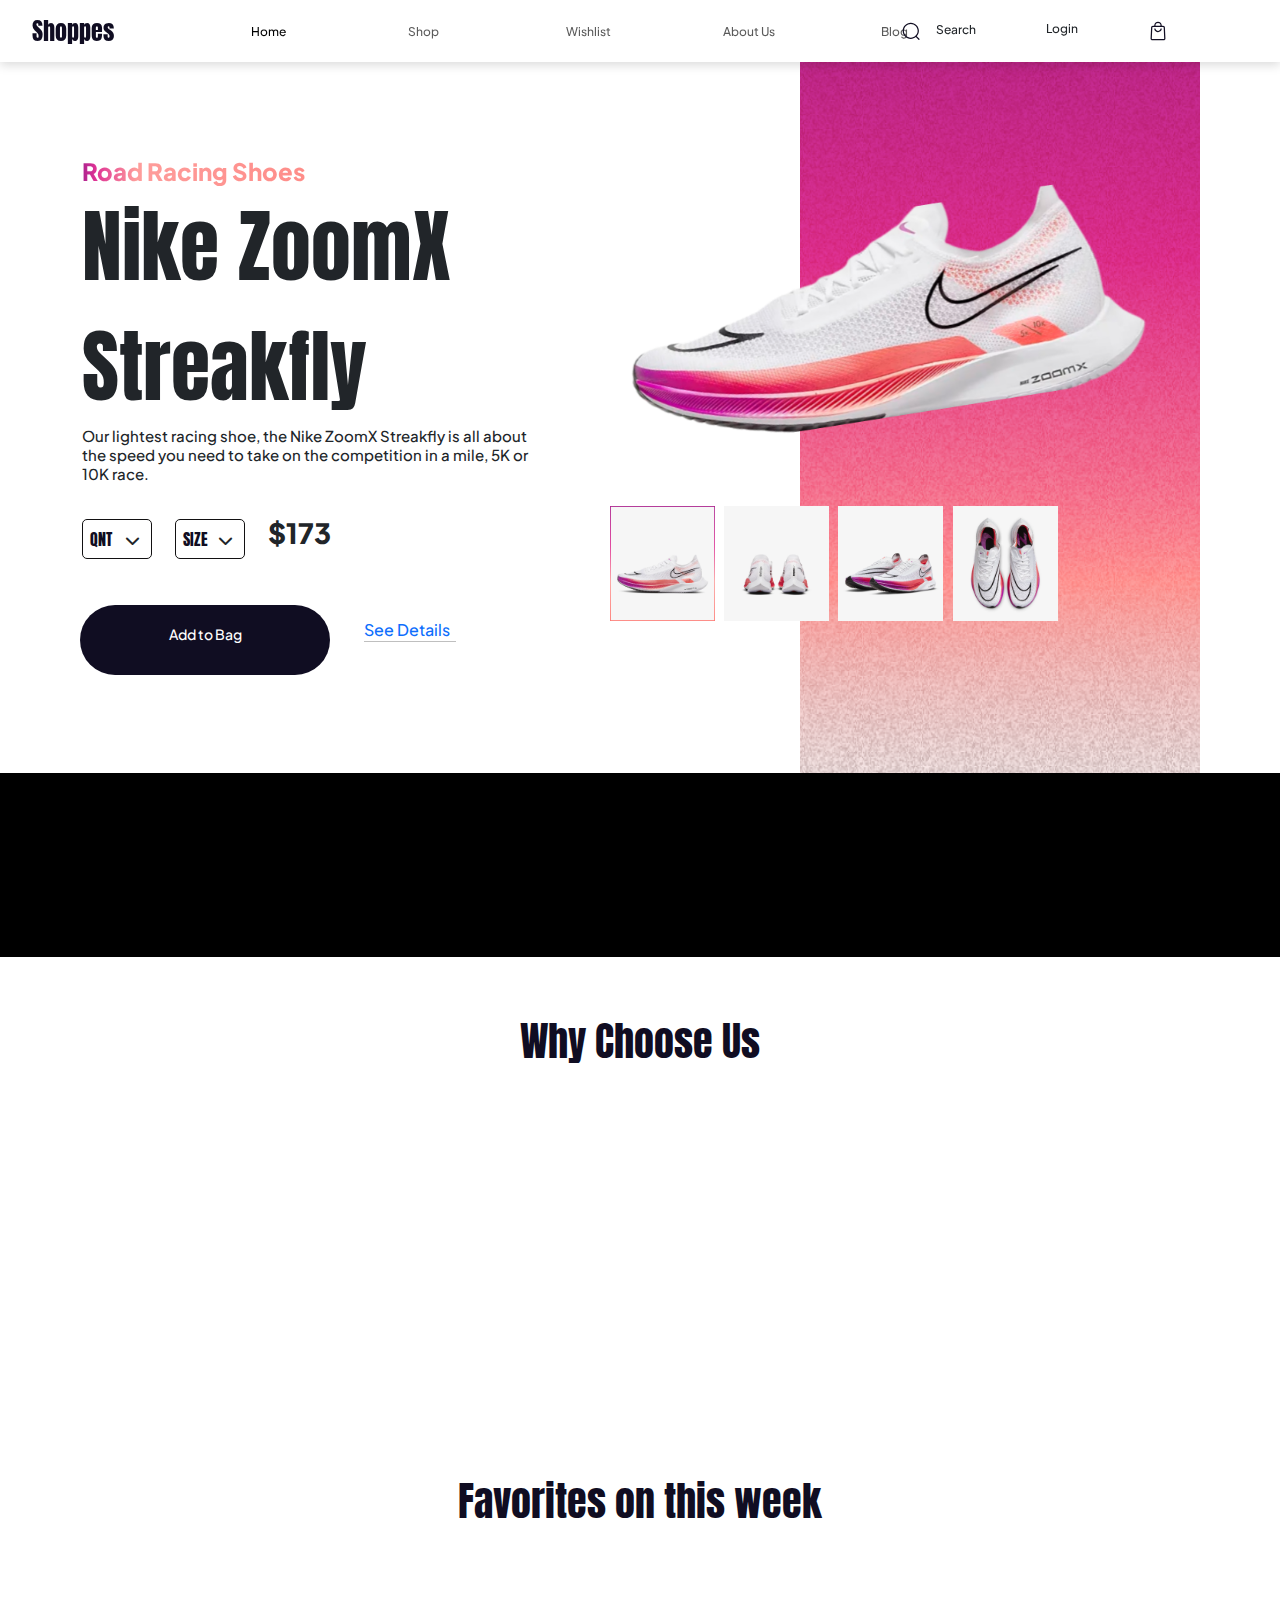
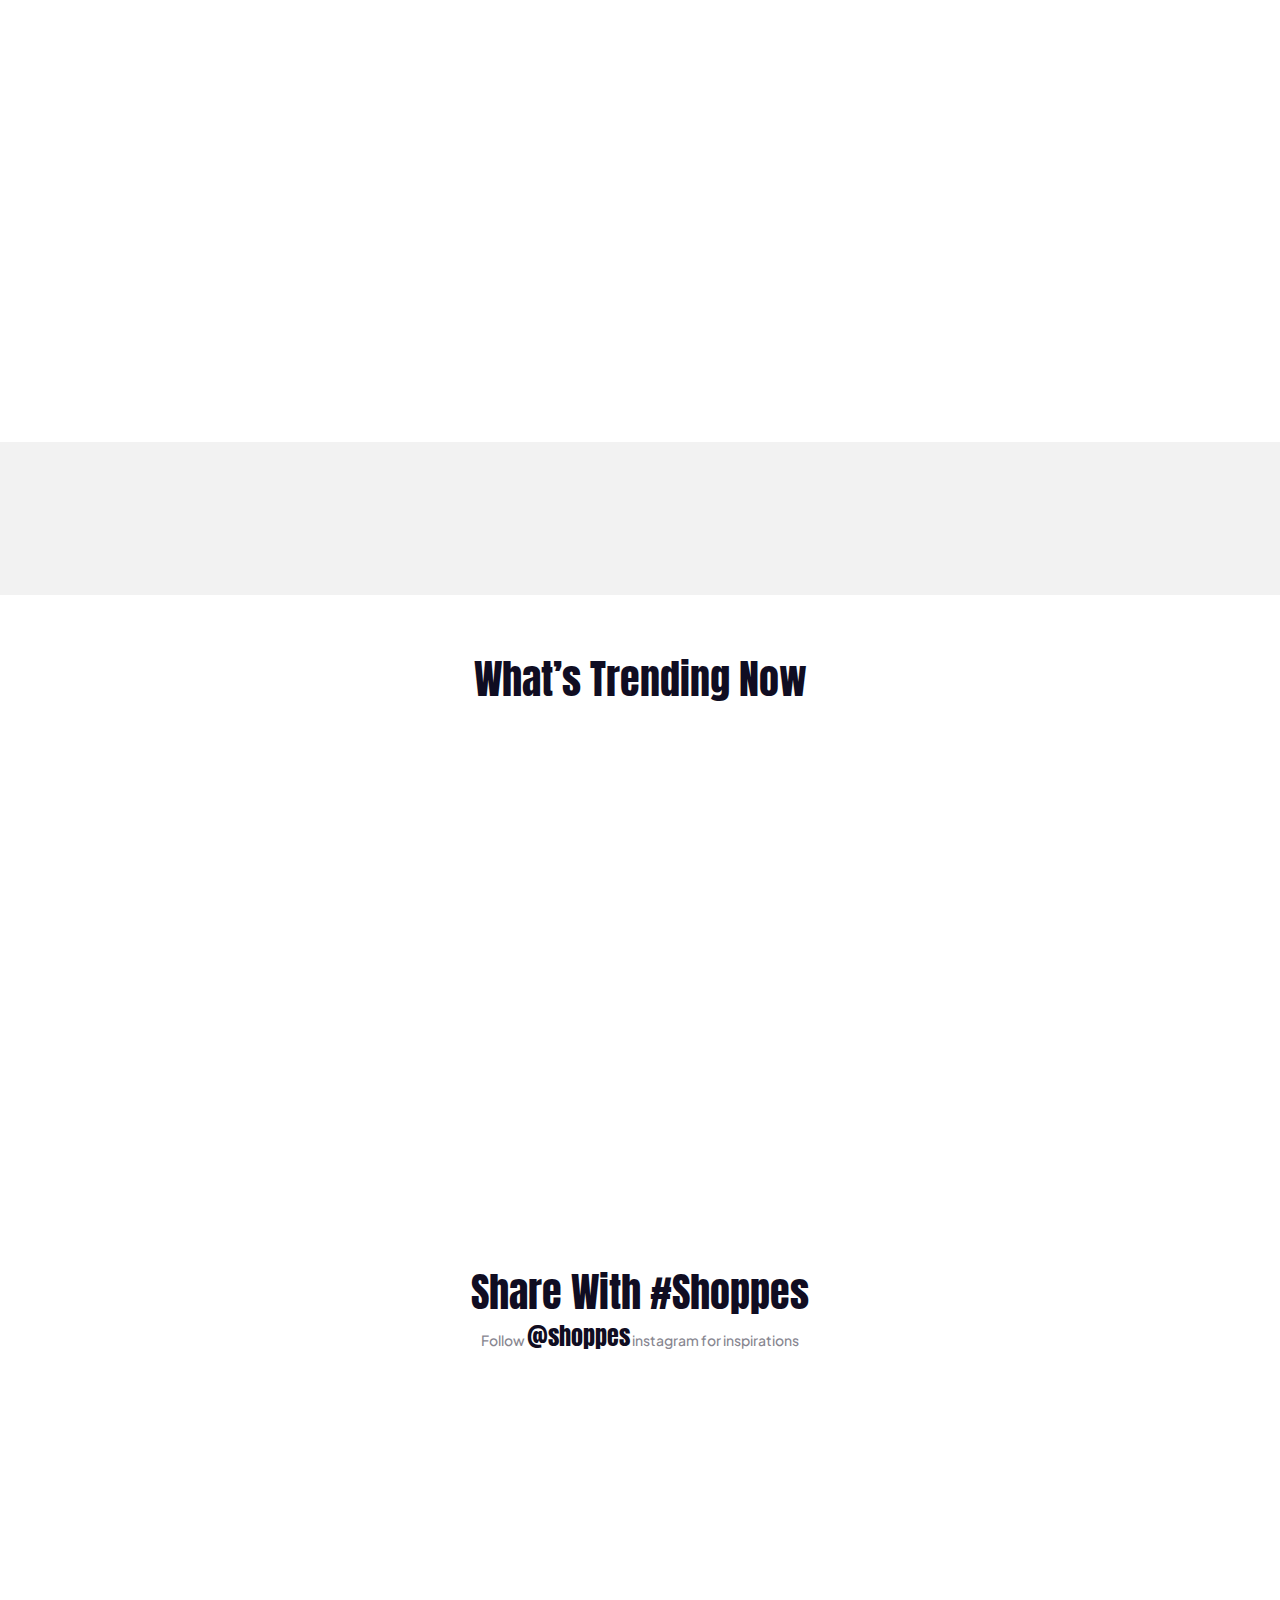
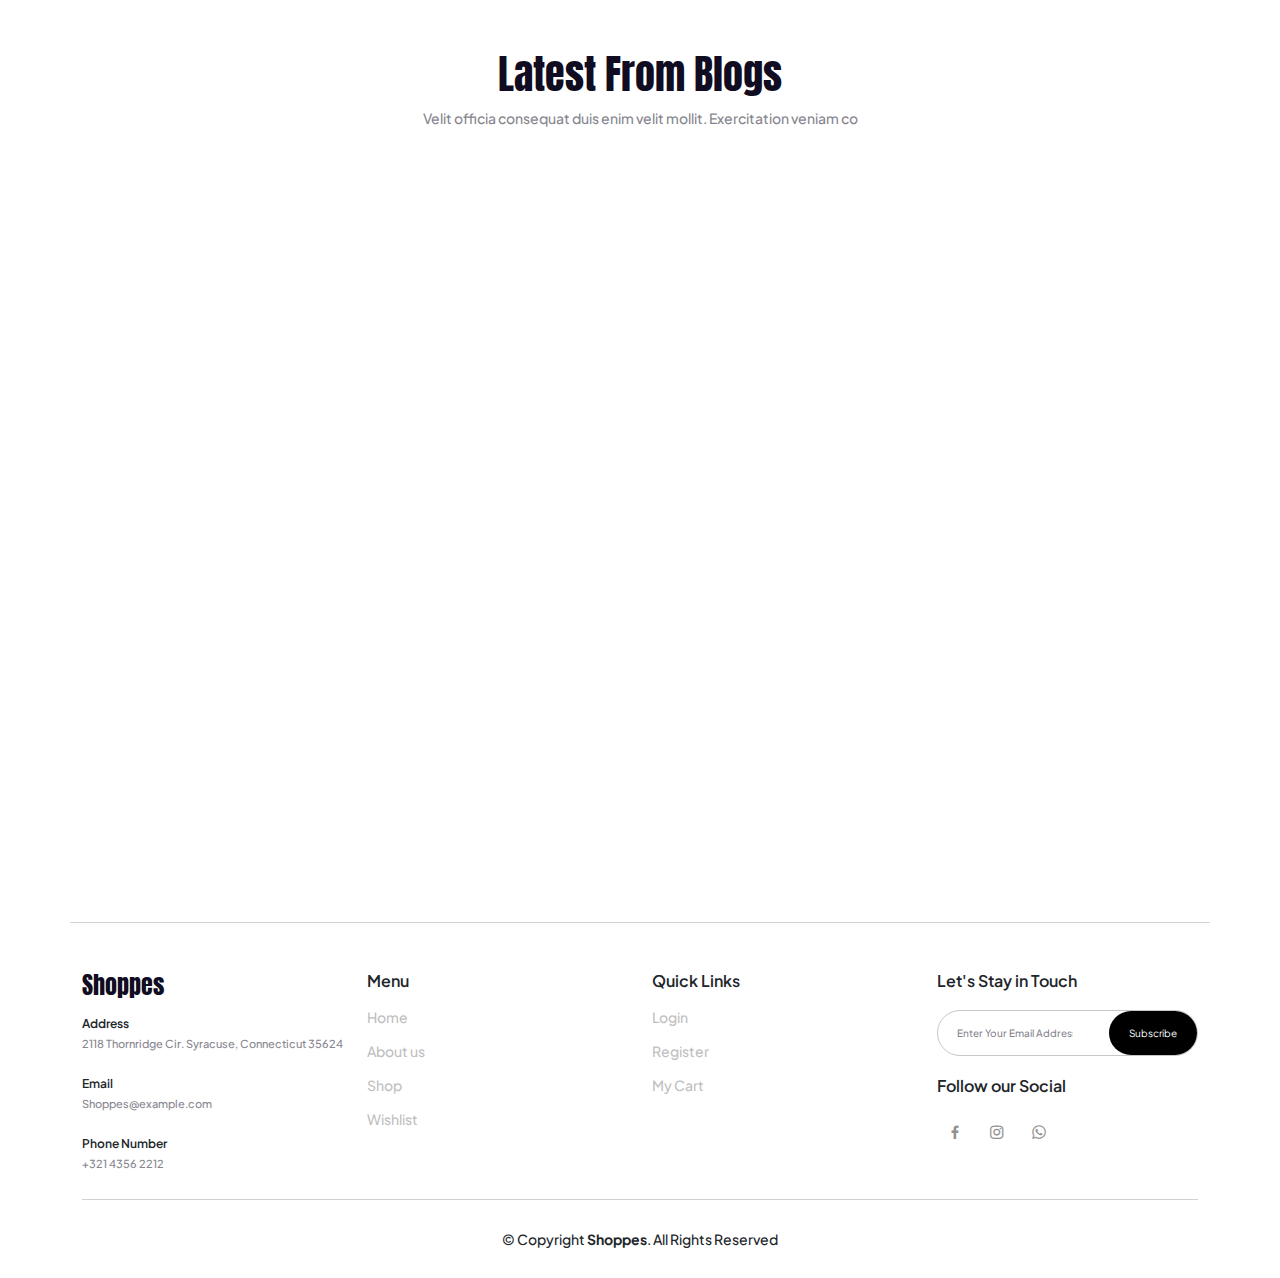
<file: Homepage.html>
<!DOCTYPE html>
<html lang="en">

<head>
  <meta charset="UTF-8" />
  <meta name="viewport" content="width=device-width, initial-scale=1.0" />
  <title>Shoppes</title>
  <link rel="stylesheet" href="https://fonts.googleapis.com/css2?family=Anton:wght@400&display=swap" />
  <link rel="stylesheet"
    href="https://fonts.googleapis.com/css2?family=Plus Jakarta Sans:wght@400;500;600;700;800&display=swap" />
  <!-- Vendor CSS Files -->
  <link href="assets/vendor/aos/aos.css" rel="stylesheet" />
  <link href="assets/vendor/bootstrap/css/bootstrap.min.css" rel="stylesheet" />
  <link href="assets/vendor/bootstrap-icons/bootstrap-icons.css" rel="stylesheet" />
  <link href="assets/vendor/boxicons/css/boxicons.min.css" rel="stylesheet" />
  <link href="assets/vendor/glightbox/css/glightbox.min.css" rel="stylesheet" />
  <link href="assets/vendor/swiper/swiper-bundle.min.css" rel="stylesheet" />
  <link href="Homepage.css" rel="stylesheet" />
  <link rel="stylesheet" href="https://cdnjs.cloudflare.com/ajax/libs/font-awesome/5.15.4/css/all.min.css"
    integrity="sha512-1ycn6IcaQQ40/MKBW2W4Rhis/DbILU74C1vSrLJxCq57o941Ym01SwNsOMqvEBFlcgUa6xLiPY/NS5R+E6ztJQ=="
    crossorigin="anonymous" referrerpolicy="no-referrer" />
  <link rel="stylesheet" href="https://cdnjs.cloudflare.com/ajax/libs/font-awesome/6.4.0/css/all.min.css">
  <link href="assets/css/style.css" rel="stylesheet" />

</head>

<body>
  <!-- Header -->
  <header class="navbar navbar-expand-lg navbar-light fixed-top ">
    <div class="container-fluid">
      <a class="navbar-brand shoppes" href="#" style="margin-left: 20px; font-family: Anton">
        Shoppes
      </a>
      <button class="navbar-toggler" type="button" data-bs-toggle="collapse" data-bs-target="#navbarScroll"
        aria-controls="navbarScroll" aria-expanded="false" aria-label="Toggle navigation">
        <span class="navbar-toggler-icon"></span>
      </button>
      <div class="collapse navbar-collapse" id="navbarScroll">
        <ul class="navbar-nav me-auto my-2 my-lg-0 navbar-nav-scroll" style="--bs-scroll-height: 100px">
          <li class="nav-item">
            <a class="nav-link active" aria-current="page" href="#">Home</a>
          </li>
          <li class="nav-item">
            <a class="nav-link" href="index.html">Shop</a>
          </li>
          <li class="nav-item">
            <a class="nav-link" href="Wishlist.html">Wishlist</a>
          </li>
          <li class="nav-item">
            <a class="nav-link" style="width: 105px;" href="AboutUs.html">About Us</a>
          </li>
          <li class="nav-item">
            <a class="nav-link" style="width: 105px;" href="blog.html">Blog</a>
          </li>
        </ul>
        <div class="d-flex">
          <div style="margin-right: 20px">
            <a class="nav-link search" href="#"><img alt="" src="Image/search.svg"
                style="width: 50px; height: 20px;" />Search</a>
          </div>
          <div style="margin-right: 50px">
            <a class="nav-link login" href="#"> Login</a>
          </div>
          <div style="margin-right: 20px">
            <a class="nav-link bag" href="#"><img alt="" src="Image/button.svg" style="width: 20px; height: 20px" /></a>
          </div>
        </div>
      </div>
    </div>
  </header>
  <section >
    <div class="container mt-3">
      <div class="row">
        <div class="col-12 col-sm-12 col-md-12 col-lg-4 col-xl-5">

          <div class="gradient-text">
            Road Racing Shoes
          </div>
          <div class="col-8 col-md-8 col-lg-8 col-xl-12 text-topic">
            Nike ZoomX Streakfly
          </div>
          <div class="description">
            <p>
              Our lightest racing shoe, the Nike ZoomX Streakfly is all about the speed you need to take on the
              competition in a mile, 5K or 10K race.
            </p>
            <div class="row mt-4 p-2">
              <div class="col-3 col-sm-4 col-md-3 col-lg-6 col-xl-4 p-1 col-xxl-3">
                <input type="text" placeholder="QNT" class="input_quality">
                <i class="fa-solid fa-chevron-down dropdown_quality"></i>
              </div>
              <div class="col-3 col-sm-4 col-md-2 col-lg-4 col-xl-3 col-xxl-3 p-1">
                <input type="text" placeholder="SIZE" class="input_quality2">
                <i class="fa-solid fa-chevron-down dropdown_quality3"></i>
              </div>
              <div class="col-1 col-sm-3 col-md-2 col-lg-2 col-xl-1 col-xxl-1 price1">
                $173
              </div>
            </div>
            <div class="row pt-4">
              <div class="col-6 col-lg-6 col-xl-9  add_to_bag ">
                Add to Bag
              </div>
              
              <div class="col-12 col-lg-6 col-xl-3 p-4 see_detail" style="width: 140px; font-size: 16px; font-weight: 500;">
                <a href="Detail.html">See Details</a>
                <hr class="horizontal_rule">
              </div>
            </div>
          </div>


        </div>

        <div class="col-12 col-sm-12 col-md-12 col-lg-8 col-xl-7 row mt-5 Main_image_cover">

          <div class="col-12 col-sm-8 col-md-8 col-lg-11 col-xl-9 Main_image ">
            <a href="Detail.html"><img class="col-xl-12 Shoes_main" src="Image/Shoes1.png" alt=""></a>
            <div class="row col-sm-12 col-md-12 col-lg-12 col-xl-12">
              <div class="col-3 col-sm-3 col-md-3 md col-lg-3 col-xl-3 Shoes_image">
                <img src="Image/Shoes2.png" alt="">
              </div>
              <div class="col-3 col-sm-3 col-md-3 col-lg-3 col-xl-3 Shoes_image">
                <img src="Image/Shoes3.png" alt="">
              </div>
              <div class="col-3 col-sm-3 col-md-3 col-lg-3 col-xl-3 Shoes_image">
                <img src="Image/Shoes4.png" alt="">
              </div>
              <div class="col-3 col-sm-3 col-md-3 col-lg-3 col-xl-3 Shoes_image">
                <img src="Image/Shoes5.png" alt="">
              </div>
            </div>
          </div>
          <div class="col-sm-1 col-md-1 col-lg-1 col-xl-1 cover">
          </div>


        </div>




      </div>
    </div>
  </section>

  <div class="mt-3">
    <section id="why-us" class="why-us bg-black p-0" style="color: white;">
      <div class="container-fluid py-5">
        <div class="row">
          <div data-aos="zoom-in"
            class="col-lg-4 col-sm-12 h1 text-white d-flex justify-content-center align-items-center text-center kiki1 py-3">
            <h1 class=" bene px-5 my-auto">500+</h1>
            <p class="   bene-del my-auto">Amazing products</p>
          </div>
          <div data-aos="zoom-in"
            class="col-lg-4 col-sm-12 h1 text-white d-flex justify-content-center align-items-center text-center kiki py-3">
            <h1 class=" bene px-5 my-auto">40k+</h1>
            <p class="   bene-del my-auto">Orders Complated</p>
          </div>
          <div data-aos="zoom-in"
            class="col-lg-4 col-sm-12 h1 text-white d-flex justify-content-center align-items-center text-center kiki2 py-3">
            <h1 class=" bene px-5 my-auto">32k+</h1>
            <p class="   bene-del my-auto">Happy Customers</p>
          </div>
        </div>
      </div>
    </section>
    <!--Why choose us section -->
    <section id="why-us" class="why-us">
      <div class="container">
        <div class="text-center mx-auto">
          <h1 class="size ">Why Choose Us</h1>
        </div>
        <div class="row">
          <div class="col-lg-4" data-aos="fade-up">
            <div class="box text-center">
              <img alt="" src="./public/Icon2.svg" />
              <h4>Free Shipping</h4>
              <p >Velit officia consequat duis enim velit mollit. Exercitation
                veniam consequat sunt nostrud amet.</p>
            </div>
          </div>

          <div class="col-lg-4 mt-4 mt-lg-0" data-aos="fade-up" data-aos-delay="150">
            <div class="box text-center">
              <img class="icon1" alt="" src="./public/icon.svg" />
              <h4>100% Secure Payment</h4>
              <p>Velit officia consequat duis enim velit mollit. Exercitation
                veniam consequat sunt nostrud amet.</p>
            </div>
          </div>

          <div class="col-lg-4 mt-4 mt-lg-0" data-aos="fade-up" data-aos-delay="150">
            <div class="box text-center">
              <img class="icon2" alt="" src="./public/icon1.svg" />
              <h4>Customer service</h4>
              <p>Velit officia consequat duis enim velit mollit. Exercitation
                veniam consequat sunt nostrud amet.</p>
            </div>
          </div>

        </div>

      </div>
    </section>
    <!--Favorites on this week -->
    <section>
      <div class="container">
        <div class="text-center mx-auto">
          <h1 class="size ">Favorites on this week</h1>
        </div>
        <div class="row" data-aos="fade-up" data-aos-delay="150">
          <div class="col-lg-3 col-sm-6 mt-4 m-0 p-5 ">
            <div class="card border-0 custom-card custom-link list_product mx-auto mx-auto detail_for_three_product">
              <img src="./public/bg@2x.png" alt=""  data-href="https://www.example.com">
              <div class="card-body p-0">
                <div class="row">
                  <a href="index.html"
                    class="col-10 col-sm-10 col-md-10 col-lg-10 col-xl-10 card-link text-black mt-3 titleInproduct">
                    Nike
                    Air Max 2021</a>
                  <p class="col-2 col-sm-2 col-md-2 col-lg-2 col-xl-2 p-0 mt-3 price"> $213</p>
                </div>

                <p class="brand">Men's Shoes</p>
              </div>
            </div>
          </div>
          <div class="col-lg-3 col-sm-6 mt-4 m-0  p-5">
            <div class="card border-0 custom-card list_product mx-auto detail_for_three_product">
              <img src="./public/bg1@2x.png" alt="">
              <div class="card-body p-0 m-0">
                <div class="row">
                  <a href="index.html"
                    class="col-10 col-sm-10 col-md-10 col-lg-10 col-xl-10 card-link text-black mt-3 titleInproduct">
                    Nike
                    Air Max 2021</a>
                  <p class="col-2 col-sm-2 col-md-2 col-lg-2 col-xl-2 p-0 mt-3 price"> $213</p>
                </div>
                <p class="brand">Men's Shoes</p>
              </div>
            </div>
          </div>
          <div class="col-lg-3 col-sm-6 mt-4 m-0 p-5">
            <div class="card border-0 custom-card list_product mx-auto detail_for_three_product">
              <img src="./public/bg2@2x.png" alt="">
              <div class="card-body p-0">
                <div class="row">
                  <a href="index.html"
                    class="col-10 col-sm-10 col-md-10 col-lg-10 col-xl-10 card-link text-black mt-3 titleInproduct">
                    Nike
                    Air Max 2021</a>
                  <p class="col-2 col-sm-2 col-md-2 col-lg-2 col-xl-2 p-0 mt-3 price"> $213</p>
                </div>

                <p class="brand">Men's Shoes</p>
              </div>
            </div>
          </div>
          <div class="col-lg-3 col-sm-6 mt-4 m-0 p-5">
            <div class="card border-0 custom-card list_product mx-auto detail_for_three_product">
              <img src="./public/bg3@2x.png" alt="">
              <div class="card-body p-0">
                <div class="row">
                  <a href="index.html"
                    class="col-10 col-sm-10 col-md-10 col-lg-10 col-xl-10 card-link text-black mt-3 titleInproduct">
                    Nike
                    Air Max 2021</a>
                  <p class="col-2 col-sm-2 col-md-2 col-lg-2 col-xl-2 p-0 mt-3 price"> $213</p>
                </div>

                <p class="brand">Men's Shoes</p>
              </div>
            </div>
          </div>
        </div>
      </div>
    </section>
    <!-- trusted-by -->
    <section id="clients" class="clients">
      <div class="container-fluid" data-aos="zoom-in">

        <div class="row d-flex align-items-center">

          <div class="col-lg col-sm-6 mx-auto py-3">
            <img src="./public/image-logo@2x.png" class="img-fluid" alt="">
          </div>

          <div class="col-lg col-sm-6 mx-auto py-3">
            <img src="./public/image-logo1@2x.png" class="img-fluid" alt="">
          </div>

          <div class="col-lg col-sm-6 mx-auto py-3">
            <img src="./public/image-logo2@2x.png" class="img-fluid" alt="">
          </div>

          <div class="col-lg col-sm-6 mx-auto py-3">
            <img src="./public/image-logo3@2x.png" class="img-fluid" alt="">
          </div>

          <div class="col-lg col-sm-6 mx-auto py-3">
            <img src="./public/image-logo4@2x.png" class="img-fluid" alt="">
          </div>
        </div>
      </div>
    </section>
    <!-- whats-trending-now -->
    <section>
      <div class="text-center mx-auto">
        <h1 class="size ">What’s Trending Now</h1>
      </div>
      <div class="container px-10">
        <div class="row" data-aos="fade-up" data-aos-delay="150">
          <div class="col-lg-6 col-sm-6 mt-4 m-0 p-5 ">
            <div class="card border-0 custom-card list_product mx-auto mx-auto">
              <img src="./public/image12@2x.png" alt="">
              <div class="card-body p-0">
                <div class="row">
                  <a href="Detail.html"
                    class="col-10 col-sm-10 col-md-10 col-lg-10 col-xl-10 card-link text-black mt-3 titleInproduct">Nike
                    Air Max INTRLK</a>
                  <p class="col-2 col-sm-2 col-md-2 col-lg-2 col-xl-2 p-0 mt-3 price"> $213</p>
                </div>
                <p class="brand">Men's Shoes</p>
              </div>
            </div>
          </div>
          <div class="col-lg-6 col-sm-6 mt-4 m-0  p-5">
            <div class="card border-0 custom-card list_product mx-auto">
              <img src="./public/image13@2x.png" alt="">
              <div class="card-body p-0 m-0">
                <div class="row">
                  <a href="#"
                    class="col-10 col-sm-10 col-md-10 col-lg-10 col-xl-10 card-link text-black mt-3 titleInproduct">Nike
                    Air Max INTRLK</a>
                  <p class="col-2 col-sm-2 col-md-2 col-lg-2 col-xl-2 p-0 mt-3 price"> $213</p>
                </div>
                <p class="brand">Men's Shoes</p>
              </div>
            </div>
          </div>
        </div>
      </div>
    </section>
    <!-- share-with-shoppes -->
    <section class="pt-0">
      <div class="text-center mx-auto">
        <h1 class="size ">Share With #Shoppes</h1>
      </div>
      <div class="follow-shoppes-instagram-container mx-auto text-center py-20">
        <span>Follow </span>
        <span class="shoppes">@shoppes</span>
        <span> instagram for inspirations</span>
      </div>
      <div class="container" data-aos="zoom-in" style="margin-top: 20px;">

        <div class="row d-flex align-items-center">
          <div class="col-lg-2 col-md-4 col-6 py-10">
            <img src="./public/image6@2x.png" class="img-fluid" alt="">
          </div>

          <div class="col-lg-2 col-md-4 col-6 py-10">
            <img src="./public/image7@2x.png" class="img-fluid" alt="">
          </div>

          <div class="col-lg-2 col-md-4 col-6 py-10">
            <img src="./public/image8@2x.png" class="img-fluid" alt="">
          </div>

          <div class="col-lg-2 col-md-4 col-6 py-10">
            <img src="./public/image9@2x.png" class="img-fluid" alt="">
          </div>

          <div class="col-lg-2 col-md-4 col-6 py-10">
            <img src="./public/image10@2x.png" class="img-fluid" alt="">
          </div>

          <div class="col-lg-2 col-md-4 col-6 py-10">
            <img src="./public/image11@2x.png" class="img-fluid" alt="">
          </div>

        </div>
      </div>
    </section>
    <!-- latest-from-blogs -->
    <section>
      <div class="text-center mx-auto">
        <h1 class="size ">Latest From Blogs</h1>
      </div>
      <div class="follow-shoppes-instagram-container mx-auto text-center py-20">
        <span>Velit officia consequat duis enim velit mollit. Exercitation veniam co</span>
      </div>
      <div class="container px-10">
        <div class="row" data-aos="fade-up" data-aos-delay="150">
          <div class="col-lg-4 col-sm-4 mt-4 m-0 p-5 ">
            <div class="card border-0 custom-card list_product mx-auto mx-auto">
              <img src="./public/image@2x.png" alt="">
              <div class="card-body p-0">
                <div class="row">
                  <a href="#"
                    class="col-10 col-sm-10 col-md-10 col-lg-10 col-xl-10 card-link text-black mt-3 titleInproduct">Lorem
                    ipsum dolor sit amet</a>
                  <p class="col-2 col-sm-2 col-md-2 col-lg-2 col-xl-2 p-0 mt-3 price"></p>
                </div>

                <p class="brand" style="margin-top: 10px;">Velit officia consequat duis enim velit mollit. Exercitation
                  veniam consequat sunt nostrud amet.</p>
                <div class="row">
                  <div class="col-2">
                    <img class="img-fluid" alt="" src="./public/image1@2x.png" />
                  </div>
                  <div class="col-10 px-0" style="text-align: left;">
                    <p class="titleInproduct">Cameron Williamson</p>
                    <p class="brand">8/2/19</p>
                  </div>
                </div>
              </div>
            </div>
          </div>
          <div class="col-lg-4 col-sm-4 mt-4 m-0  p-5">
            <div class="card border-0 custom-card list_product mx-auto">
              <img src="./public/image2@2x.png" alt="">
              <div class="card-body p-0 m-0">
                <div class="row">
                  <a href="#"
                    class="col-10 col-sm-10 col-md-10 col-lg-10 col-xl-10 card-link text-black mt-3 titleInproduct">
                    Lorem
                    ipsum dolor sit amet</a>
                  <p class="col-2 col-sm-2 col-md-2 col-lg-2 col-xl-2 p-0 mt-3 price"></p>
                </div>
                <p class="brand" style="margin-top: 10px;">Velit officia consequat duis enim velit mollit. Exercitation
                  veniam consequat sunt nostrud amet.</p>
                <div class="row">
                  <div class="col-2">
                    <img class="img-fluid" alt="" src="./public/image3@2x.png" />
                  </div>
                  <div class="col-10 px-0" style="text-align: left;">
                    <p class="titleInproduct">Marvin McKinney</p>
                    <p class="brand">8/2/19</p>
                  </div>
                </div>
              </div>
            </div>
          </div>
          <div class="col-lg-4 col-sm-4 mt-4 m-0  p-5">
            <div class="card border-0 custom-card list_product mx-auto">
              <img src="./public/image4@2x.png" alt="">
              <div class="card-body p-0 m-0">
                <div class="row">
                  <a href="#"
                    class="col-10 col-sm-10 col-md-10 col-lg-10 col-xl-10 card-link text-black mt-3 titleInproduct">Lorem
                    ipsum dolor sit amet</a>
                  <p class="col-2 col-sm-2 col-md-2 col-lg-2 col-xl-2 p-0 mt-3 price"></p>
                </div>
                <p class="brand" style="margin-top: 10px;">Velit officia consequat duis enim velit mollit. Exercitation
                  veniam consequat sunt nostrud amet.</p>
                <div class="row">
                  <div class="col-2">
                    <img class="img-fluid" alt="" src="./public/image5@2x.png" />
                  </div>
                  <div class="col-10 px-0" style="text-align: left;">
                    <p class="titleInproduct">Savannah Nguyen</p>
                    <p class="brand">8/2/19</p>
                  </div>
                </div>
              </div>
            </div>
          </div>
        </div>
      </div>
    </section>
    <!-- subscribe-to-get-25-off -->
    <section id="contact" class="subscribe-section pt-0" data-aos="zoom-in">
      <div class="container">
        <div class="sub bg-black">
          <div class="text-center mx-auto">
            <h1 class="size text-white">Subscribe to Get 25% OFF</h1>
          </div>
          <div class="velit-officia-consequat text-white mx-auto text-center py-20">
            <span>Velit officia consequat duis enim velit mollit. Exercitation veniam consequat sunt nostrud
              amet.</span>
          </div>
          <div class="row">
            <form action="" method="post" class="subsub col-lg-6 mx-auto" style="margin-top: 20px;">
              <input class="enter-your-email" type="email" name="email" placeholder="Enter Your Email Address" >
              <button type="submit">Subscribe</button>
            </form>
          </div>
        </div>
      </div>
    </section>
  </div>

  <footer id="footer">
    <div class="footer-top">
      <div class="container">
        <div class="row pt-5">

          <div class="col-lg-3 col-md-6">
            <h3 class="shoppes">Shoppes</h3>
            <div class="pt-2">
              <p class="titleInproduct">Address</p>
              <p class="brand">2118 Thornridge Cir. Syracuse, Connecticut 35624</p>
            </div>
            <div>
              <p class="titleInproduct">Email</p>
              <p class="brand">Shoppes@example.com</p>
            </div>
            <div>
              <p class="titleInproduct">Phone Number</p>
              <p class="brand">+321 4356 2212</p>
            </div>
          </div>

          <div class="col-lg-3 col-md-6 footer-links">
            <h4>Menu</h4>
            <ul>
              <li> <a href="index.html">Home</a></li>
              <li> <a href="AboutUs.html">About us</a></li>
              <li> <a href="shop.html">Shop</a></li>
              <li> <a href="Wishlist.html">Wishlist</a></li>
            </ul>
          </div>

          <div class="col-lg-3 col-md-6 footer-links">
            <h4>Quick Links</h4>
            <ul>
              <li> <a href="#">Login</a></li>
              <li> <a href="#">Register</a></li>
              <li> <a href="#">My Cart</a></li>
            </ul>
          </div>

          <div class="col-lg-3 col-md-6 footer-newsletter">
            <h4>Let's Stay in Touch</h4>
            <form action="" method="post" class="subsub1">
              <input class="enter-your-email" type="email" name="email" placeholder="Enter Your Email Address">
              <button type="submit">Subscribe</button>
            </form>
            <h4 style="margin-top: 20px;">Follow our Social</h4>
            <div class="social-links mt-1 pb-5">
              <a href="#" class="facebook"><i class="bx bxl-facebook"></i></a>
              <a href="#" class="instagram"><i class="bx bxl-instagram"></i></a>
              <a href="#" class="linkedin"><i class="bx bxl-whatsapp"></i></a>
            </div>
          </div>

        </div>
      </div>
    </div>

    <div class="container">
      <div class="copyright">
        &copy; Copyright <strong><span>Shoppes</span></strong>. All Rights Reserved
      </div>
    </div>
  </footer><!-- End Footer -->
  <a href="#" class="back-to-top d-flex align-items-center justify-content-center"><i
      class="bi bi-arrow-up-short"></i></a>
  <div id="preloader"></div>
  <!-- Vendor JS Files -->
  <script src="assets/vendor/aos/aos.js"></script>
  <script src="assets/vendor/bootstrap/js/bootstrap.bundle.min.js"></script>
  <script src="assets/vendor/glightbox/js/glightbox.min.js"></script>
  <script src="assets/vendor/isotope-layout/isotope.pkgd.min.js"></script>
  <script src="assets/vendor/swiper/swiper-bundle.min.js"></script>
  <script src="assets/vendor/php-email-form/validate.js"></script>

  <!-- Template Main JS File -->
  <script src="assets/js/main.js"></script>
</body>

</html>
</file>
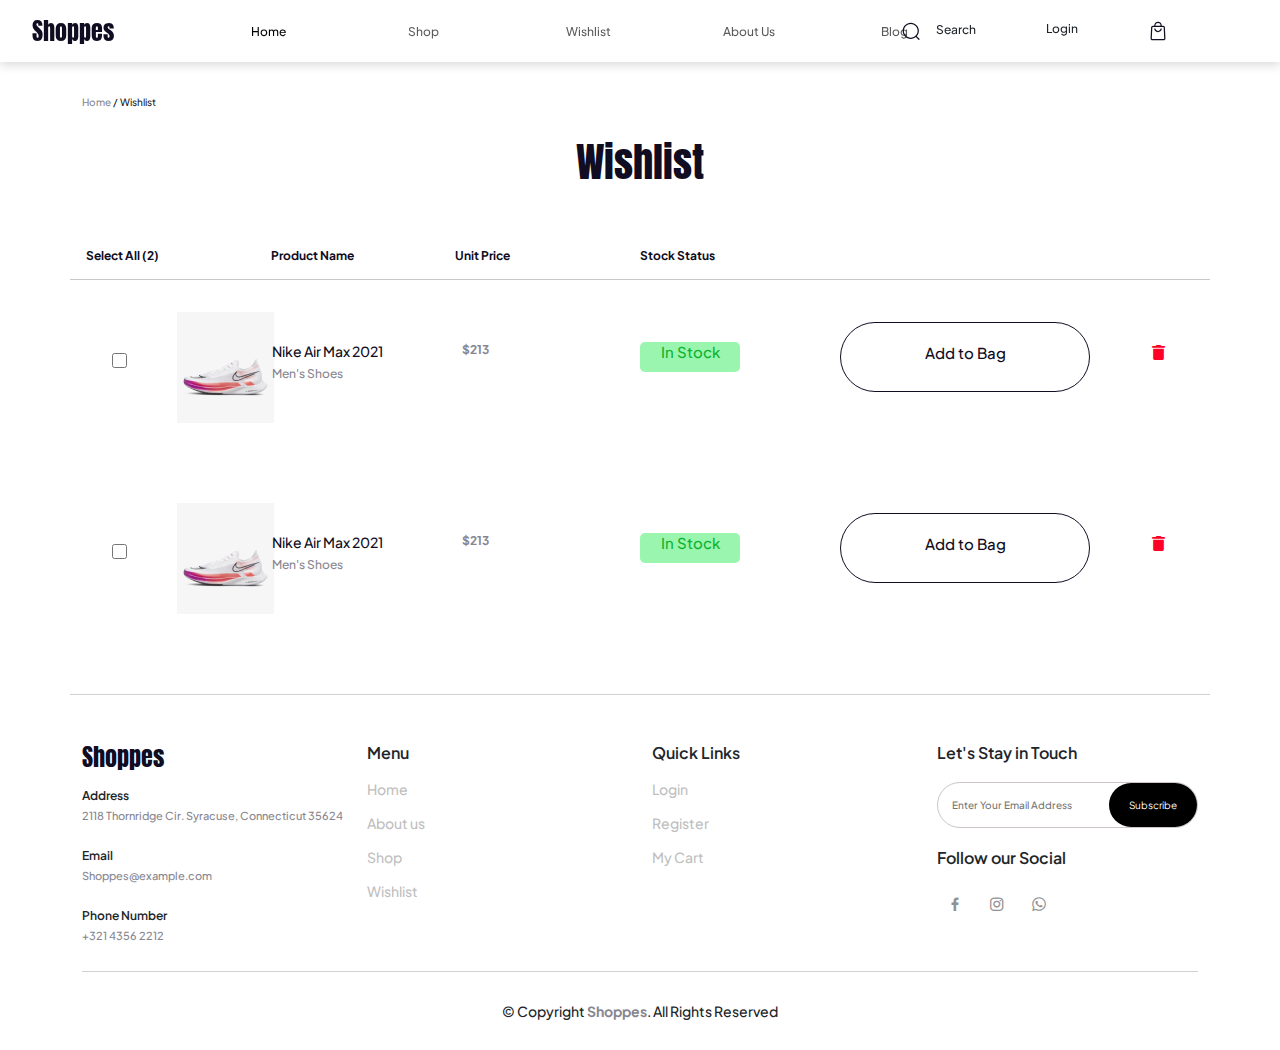
<file: Wishlist.html>
<!DOCTYPE html>
<html lang="en">

<head>
    <meta charset="UTF-8">
    <meta name="viewport" content="width=device-width, initial-scale=1.0">
    <title>Wishlist</title>
    <link rel="stylesheet" href="https://fonts.googleapis.com/css2?family=Anton:wght@400&display=swap"/>
    <link rel="stylesheet" href="https://fonts.googleapis.com/css2?family=Plus Jakarta Sans:wght@500;700;800&display=swap"/>
    <link href="assets/vendor/bootstrap/css/bootstrap.min.css" rel="stylesheet">
    <link href="assets/vendor/bootstrap-icons/bootstrap-icons.css" rel="stylesheet">
    <link href="assets/vendor/boxicons/css/boxicons.min.css" rel="stylesheet">
    <link href="assets/vendor/glightbox/css/glightbox.min.css" rel="stylesheet">
    <link href="assets/vendor/swiper/swiper-bundle.min.css" rel="stylesheet">
    <link rel="stylesheet" href="https://cdnjs.cloudflare.com/ajax/libs/font-awesome/6.4.0/css/all.min.css">
    <link rel="stylesheet" href="Wishlist.css">
    <link href="assets/css/style.css" rel="stylesheet" />
</head>

<body>

  <header class="navbar navbar-expand-lg navbar-light fixed-top ">
    <div class="container-fluid">
      <a class="navbar-brand shoppes" href="#" style="margin-left: 20px; font-family: Anton">
        Shoppes
      </a>
      <button class="navbar-toggler" type="button" data-bs-toggle="collapse" data-bs-target="#navbarScroll"
        aria-controls="navbarScroll" aria-expanded="false" aria-label="Toggle navigation">
        <span class="navbar-toggler-icon"></span>
      </button>
      <div class="collapse navbar-collapse" id="navbarScroll">
        <ul class="navbar-nav me-auto my-2 my-lg-0 navbar-nav-scroll" style="--bs-scroll-height: 100px">
          <li class="nav-item">
            <a class="nav-link active" aria-current="page" href="Homepage.html">Home</a>
          </li>
          <li class="nav-item">
            <a class="nav-link" href="index.html">Shop</a>
          </li>
          <li class="nav-item">
            <a class="nav-link" href="Wishlist.html">Wishlist</a>
          </li>
          <li class="nav-item">
            <a class="nav-link" style="width: 105px;" href="AboutUs.html">About Us</a>
          </li>
          <li class="nav-item">
            <a class="nav-link" style="width: 105px;" href="blog.html">Blog</a>
          </li>
        </ul>
        <div class="d-flex">
          <div style="margin-right: 20px">
            <a class="nav-link search" href="#"><img alt="" src="Image/search.svg"
                style="width: 50px; height: 20px;" />Search</a>
          </div>
          <div style="margin-right: 50px">
            <a class="nav-link login" href="#"> Login</a>
          </div>
          <div style="margin-right: 20px">
            <a class="nav-link bag" href="#"><img alt="" src="Image/button.svg" style="width: 20px; height: 20px" /></a>
          </div>
        </div>
      </div>
    </div>
  </header>
    <div class="container pt-5 ">
        <p class="domain mt-5"><span> Home </span>/ Wishlist </p>
        <p class="text-center topic mt-4">Wishlist</p>
        <div class="row">
            <div class="col-lg-12 col-xl-12">
                <div class=" row p-3">
                    <div class="col-sm-12 col-md-3 col-lg-2 col-xl-2 p-0 mt-4 identity " >
                        Select All (2)
                    </div>
                    <div class="col-sm-12 col-md-3 col-lg-2 col-xl-2 p-0 mt-4 identity title">
                        Product Name
                    </div>
                    <div class="col-sm-12 col-md-3 col-lg-2 col-xl-2 p-0 mt-4 identity title">
                        Unit Price
                    </div>
                    <div class="col-sm-12 col-md-3 col-lg-2 col-xl-2 p-0 mt-4 identity title">
                        Stock Status
                    </div>
                </div>
            </div>
            
            <hr class="col-lg-12 col-xl-12 pt-3">
            <div class="col-lg-12 col-xl-12">
                <div class="row ">
                    <div class="col-sm-12 col-md-1 col-lg-1 col-xl-1">
                        <input type="checkbox" class="checkbox">
                    </div>
                    <div class=" col-sm-3 col-md-1 col-lg-1 col-xl-1">
                        <img src="Image/wishlist.png" alt="">
                    </div>
                    <div class=" col-sm-3 col-md-2 col-lg-2 col-xl-2 product_in_bag">
                        <p class="name_product">Nike Air Max 2021</p>
                        <p class="brand1">Men's Shoes</p>
                    </div>
                    <div class=" col-sm-3 col-md-3 col-lg-2 col-xl-2 price">
                        <p>$213</p>
                    </div>
                    <div class=" col-sm-3 col-md-1 col-lg-2 col-xl-2 stock">
                        <p>In Stock</p>
                    </div>
                    <div class=" col-sm-12 col-md-1 col-lg-1 col-xl-2  add_to_bag">
                        <p>Add to Bag</p>
                    </div>
                    <div class=" col-sm-12 col-md-1 col-lg-1 col-xl-1 trash">
                        <i class="fa-solid fa-trash" style="color: #ff0026;"></i>
                    </div>
                    <div class=" col-sm-12 col-md-1 col-lg-1 col-xl-2  remove_product">
                        <p>Remove</p>
                    </div>
                </div>
                <div class="row">
                    <div class="col-sm-12 col-md-1 col-lg-1 col-xl-1">
                        <input type="checkbox" class="checkbox">
                    </div>
                    <div class=" col-sm-3 col-md-1 col-lg-1 col-xl-1">
                        <img src="Image/wishlist.png" alt="">
                    </div>
                    <div class=" col-sm-3 col-md-2 col-lg-2 col-xl-2 product_in_bag">
                        <p class="name_product">Nike Air Max 2021</p>
                        <p class="brand1">Men's Shoes</p>
                    </div>
                    <div class=" col-sm-3 col-md-3 col-lg-2 col-xl-2 price">
                        <p>$213</p>
                    </div>
                    <div class=" col-sm-3 col-md-1 col-lg-2 col-xl-2 stock">
                        <p>In Stock</p>
                    </div>
                    <div class=" col-sm-12 col-md-1 col-lg-1 col-xl-2  add_to_bag">
                        <p>Add to Bag</p>
                    </div>
                    <div class=" col-sm-12 col-md-1 col-lg-1 col-xl-1 trash">
                        <i class="fa-solid fa-trash" style="color: #ff0026;"></i>
                    </div>
                    <div class=" col-sm-12 col-md-1 col-lg-1 col-xl-2  remove_product">
                        <p>Remove</p>
                    </div>
                </div>
            </div>
            <footer id="footer">
                <div class="footer-top">
                  <div class="container">
                    <div class="row pt-5">
            
                      <div class="col-lg-3 col-md-6">
                        <h3 class="shoppes">Shoppes</h3>
                        <div class="pt-2">
                          <p class="titleInproduct">Address</p>
                          <p class="brand">2118 Thornridge Cir. Syracuse, Connecticut 35624</p>
                        </div>
                        <div>
                          <p class="titleInproduct">Email</p>
                          <p class="brand">Shoppes@example.com</p>
                        </div>
                        <div>
                          <p class="titleInproduct">Phone Number</p>
                          <p class="brand">+321 4356 2212</p>
                        </div>
                      </div>
            
                      <div class="col-lg-3 col-md-6 footer-links">
                        <h4>Menu</h4>
                        <ul>
                          <li> <a href="index.html">Home</a></li>
                          <li> <a href="AboutUs.html">About us</a></li>
                          <li> <a href="shop.html">Shop</a></li>
                          <li> <a href="Wishlist.html">Wishlist</a></li>
                        </ul>
                      </div>
            
                      <div class="col-lg-3 col-md-6 footer-links">
                        <h4>Quick Links</h4>
                        <ul>
                          <li> <a href="#">Login</a></li>
                          <li> <a href="#">Register</a></li>
                          <li> <a href="#">My Cart</a></li>
                        </ul>
                      </div>
            
                      <div class="col-lg-3 col-md-6 footer-newsletter">
                        <h4>Let's Stay in Touch</h4>
                        <form action="" method="post" class="subsub1">
                          <input class="enter-your-email" type="email" name="email" placeholder="Enter Your Email Address">
                          <button type="submit">Subscribe</button>
                        </form>
                        <h4 style="margin-top: 20px;">Follow our Social</h4>
                        <div class="social-links mt-1 pb-5">
                          <a href="#" class="facebook"><i class="bx bxl-facebook"></i></a>
                          <a href="#" class="instagram"><i class="bx bxl-instagram"></i></a>
                          <a href="#" class="linkedin"><i class="bx bxl-whatsapp"></i></a>
                        </div>
                      </div>
            
                    </div>
                  </div>
                </div>
            
                <div class="container">
                  <div class="copyright">
                    &copy; Copyright <strong><span>Shoppes</span></strong>. All Rights Reserved
                  </div>
                </div>
              </footer><!-- End Footer -->
        </div>
        
    </div>


</body>

</html>
</file>
<file: style.css>
*{
    text-decoration: none !important;
    font-family: Plus Jakarta Sans;
}
header{
    background-color:#ffffff ;
    box-shadow: 0 3px 10px rgba(0, 0, 0, 0.15);
}
.nav-item {
    margin-left: 50%;
    font-size: 12px;
    color: #74829e;
    text-decoration: none;
    width: 45px;
    
}
.topic{
    color: #100D22;
    font-weight: 400;
    font-family: Anton;
    font-size: 40px;
}
.d-flex {
    font-size: 12px;
    
}
.search{
    position: relative;
    left: -150px;

}
.login{
    position: relative;
    left: -100px;
}

.bag{
    position: relative;
    left: -80px;
}

a:hover {
    color: #3e4994;
    text-decoration: none;
  }
  
  /*Header*/
#header {
    background: rgba(25, 25, 25, 0.95);
    transition: all 0.5s;
    z-index: 997;
    height: 70px;
  }

  #header.fixed-top {
    background: #191919;
  }
  
#header .logo {
    font-size: 30px;
    margin: 0;
    padding: 0;
    line-height: 1;
    font-weight: 700;
    letter-spacing: 2px;
    text-transform: uppercase;
  }

.slider {
    position: relative;
    width: 100%;
    height: 1px;
    background-color: black;
  }

.slider-handle {
    position: absolute;
    width: 15px;
    height: 15px;
    border-radius: 50%;
    background-color: black;
    top: 50%;
    transform: translate(-50%, -50%);
  }

.slider-handle-left {
    left: 0;
  }

.slider-handle-right {
    right: -10px;
  }

.circle {
    width: 30px;
    height: 30px;
    transition: 0.2s;
    transform: translate(0px,0px);
    border-radius: 50%;
    display: inline-block;
    
}
.circle:hover{
    cursor: pointer;
    position: relative;
    top: -5px;
    opacity: 0.7;
}

.title{
    font-size: 12px;
    color: #878690;
    
}

.domain{
    font-size: 10px;
}

span{
    color: #878690;
}

.color1 { 
    background-color: #100D22; 
}
.color2 { 
    background-color: #808080; 
}
.color3 { 
    background-color: #D96D6D; 
}
.color4 { 
    background-color: #BA4164; 
}
.color5 { 
    background-color: #56A1AD; 
}
.color6 { 
    background-color: #5848CA; 
}
.color7 { 
    background-color: #DEDADA; 
}
.color8 { 
    background-color: #A8BD84; 
}

.titleInproduct{
    font-weight: 600 !important;
    font-size: 12px;
}

.colour{
    width: 254px;
    height: 60px;
}

::placeholder {
    /* Tên font chữ hoặc đường dẫn tới file font chữ */
    font-family: Plus Jakarta Sans;
    /* Kích cỡ font chữ */
    font-size: 12px;
    /* Màu sắc của placeholder */
    color: #878690;
}
input, textarea {
    font-family: Plus Jakarta Sans;
    font-size: 16px;
}

.dropdown1{
    border: 0px;
    background-color: transparent;
    right: 70px;
    margin-top: 70px;
    font-size: 10px;
}
.dropdown1:hover{
    transition:  0.3s ;
    transform: translate(0px,-10px);
    cursor: pointer;
}
.price, 
.brand{
    color: var(--greyscale-grey-70, #878690);
}
.price{
    font-weight: 700;
    font-size: 12px;
}
.brand{
    font-weight: 500;
    font-size: 11px;
    position: relative;
    top: -10px;
}
.list_product{
    width: 220px;
    margin: 40px;
    position: relative;
    top: 50px;
    left: 93px;
    transition: 0.2s;
    transform: translate(0px, -0px);
}
.list_product:hover{
    position: relative;
    top: 30px;
    cursor: pointer;
}
.detail_for_three_product_fisrt:hover{
    position: relative;
    top: -70px;
    cursor: pointer;
}
.detail_for_three_product_second:hover{
    position: relative;
    top: -150px;
    cursor: pointer;
}
.detail_for_three_product_fisrt{
    top: -47px;
}

.detail_for_three_product_second{
    top: -130px
}

.product_layout{
    height: 10px;
}

.title_menu:hover{
    cursor: pointer;
    position: relative;
    top: -5px;
    color: #100D22;
    font-weight: 700;
}


@media only screen and (max-width: 1200px) {
    .dropdown1 {
        top: 50px;
        right: 40px;
    }
    .list_product{
        top: 0;
        }
    
  }
  @media only screen and (max-width: 992px) {
    .dropdown1 {
        top: 50px;
        right: 40px;
    }
  }

 

@media only screen and (max-width: 768px) {
    .dropdown1 {
        top: 620px;
        right: 50px;
    }
    .list_product{
    width: 220px;
    margin: 0;
    left: 0;
    }
    .detail_for_three_product_fisrt{
        top: 0px;
    }
    
    .detail_for_three_product_second{
        top: 0px;
        
        
    }
    
}
@media only screen and (max-width: 576px) {
    
    .dropdown1 {
        right: 0px;
        margin: 0px;
    }
    .list_product{
        width: 220px;
        margin: 0;
        left: 0;
        }
    
  }
</file>
<file: assets/css/style.css>
.size {

  color: var(--main-color-black);

  font-family: Anton;

}

.input_quality,
.input_quality2 {
  border-radius: 5px;
  border: 1px solid #121112;
}

.input_quality2 {
  position: relative;
  left: -60px;
}

.kiki1 {
  border-right: 1px solid var(--color-gray-200);
  border-left: 1px solid var(--color-gray-200);
}

.kiki2 {
  border-right: 1px solid var(--color-gray-200);
  border-left: 1px solid var(--color-gray-200);
}

.kiki {
  border-right: 1px solid var(--color-gray-200);
  border-left: 1px solid var(--color-gray-200);
}

.bene-del {
  font-size: var(--body-16-size);
  line-height: 32px;
  font-weight: 500;
  font-family: var(--body-12);
  opacity: 0.8;
  align-items: center;
}

.bene {
  font-size: 40px;
  text-align: center;
  font-family: Anton;
}

.subsub1 input[type="email"] {
  width: 100%;
  border: 0;
  padding: 4px;
  background: transparent;
  font-size: 10px;
}

.subsub1 button[type="submit"] {
  position: absolute;
  top: 0;
  right: 0;
  bottom: 0;
  border: 0;
  background: none;
  font-size: 10px;
  padding: 0 20px;
  background: black;
  color: #fff;
  border-radius: var(--br-81xl);
}

.subsub1 {
  border-radius: 50px;
  background-color: d8d4d4;
  border: 1px solid #cbc5c5;
  box-sizing: border-box;
}

.subsub {
  padding: 10px 10px;
  position: relative;
  border-radius: 4;
}

.subsub input[type="email"] {
  width: 100%;
  border: 0;
  padding: 4px;
  background: transparent;
}

.subsub button[type="submit"] {
  position: absolute;
  top: 0;
  right: 0;
  bottom: 0;
  border: 0;
  background: none;
  font-size: 16px;
  padding: 0 20px;
  background: linear-gradient(142.07deg, #ab238f, #df3295 33.47%, #fe9d9b 70.44%, #ff7770);
  color: #fff;
  border-radius: var(--br-81xl);
}

.subsub {
  border-radius: 50px;
  background-color: #3b394a;
  border: 1px solid #cbc5c5;
  box-sizing: border-box;
}

.enter-your-email,
.velit-officia-consequat {
  line-height: 24px;
  font-weight: 500;
  display: inline-block;
}

.velit-officia-consequat {
  opacity: 0.5;
  font-family: Plus Jakarta Sans;
}

.enter-your-email {
  top: 68px;
  left: 232px;
  width: 234.47px;
  font-family: Plus Jakarta Sans;
}

.sub {
  padding: 65px 50px 50px 50px;
  border-radius: 15px;
  text-align: center;
  color: var(--additional-colors-white);
}

.follow-shoppes-instagram-container {

  font-size: var(--body-14-size);
  line-height: 24px;
  font-weight: 500;
  font-family: var(--body-12);
  color: var(--greyscale-grey-70);
  font-family: Plus Jakarta Sans;
}

.titleInproduct {
  font-weight: 600 !important;
  font-size: 12px;
}

.price,
.brand {
  color: var(--greyscale-grey-70, #878690);
}

.price {
  font-weight: 700;
  font-size: 12px;
}

.brand {
  font-weight: 500;
  font-size: 11px;
  position: relative;
  top: -10px;
}

.nike-zoomx-streakfly,
.road-racing-shoes {
  line-height: 124.54%;
  display: inline-block;
}

.nike-zoomx-streakfly {
  font-family: var(--heading-40);
}

.road-racing-shoes {
  letter-spacing: -0.03em;
  font-weight: 800;
  background: linear-gradient(142.07deg,
      #ab238f,
      #df3295 33.47%,
      #fe9d9b 70.44%,
      #ff7770);
  -webkit-background-clip: text;
  -webkit-text-fill-color: transparent;
}

.our-lightest-racing {
  top: 359px;
  left: 0;
  font-family: Plus Jakarta Sans;
  font-size: 14px;
  font-style: normal;
  font-weight: 500;
  line-height: 24px;
  /* 171.429% */
}

body {
  font-size: 15px;
  top: 0;
  left: 0;
  font-weight: 500;
  font-family: Plus Jakarta Sans;
}

body {
  margin: 0;
  line-height: normal;
}

.shoppes {
  color: var(--main-color-black);
  font-size: var(--heading-24-size);
  font-family: Anton;
}

:root {
  /* fonts */
  --body-12: "Plus Jakarta Sans";
  --heading-40: Anton;

  /* font sizes */
  --body-16-size: 16px;
  --heading-40-size: 40px;
  --body-14-size: 14px;
  --body-12-size: 12px;
  --heading-24-size: 24px;
  --heading-120-size: 120px;
  --heading-50-size: 50px;

  /* Colors */
  --additional-colors-white: #fff;
  --greyscale-grey-70: #878690;
  --main-color-black: #100d22;
  --color-gray-100: rgba(0, 0, 0, 0.1);
  --color-gray-200: rgba(255, 255, 255, 0.24);
  --greyscale-grey-10: #f6f6f6;

  /* border radiuses */
  --br-81xl: 100px;
  --br-9xs: 4px;
}

.nav-btns a {
  color: #000000;
  text-decoration: none;
}

.nav-btns a:hover {
  color: #b3b3b3 !important;
  text-decoration: none;
}

.social-links a {
  color: #919191;
  text-decoration: none;
}

.social-links a:hover {
  color: #000000 !important;
  text-decoration: none;
}

li a {
  color: #c0c0c0;
  text-decoration: none;
}

li a:hover {
  color: #000000 !important;
  text-decoration: none;
}

/* Back to top button*/
.back-to-top {
  position: fixed;
  visibility: hidden;
  opacity: 0;
  right: 15px;
  bottom: 15px;
  z-index: 996;
  background: black;
  width: 40px;
  height: 40px;
  transition: all 0.4s;
}

.back-to-top i {
  font-size: 28px;
  color: #fff;
  line-height: 0;
}

.back-to-top:hover {
  background: #74829e;
  color: #fff;
}

.back-to-top.active {
  visibility: visible;
  opacity: 1;
}

/* Preloader*/
#preloader {
  position: fixed;
  top: 0;
  left: 0;
  right: 0;
  bottom: 0;
  z-index: 9999;
  overflow: hidden;
  background: #fff;
}

#preloader:before {
  content: "";
  position: fixed;
  top: calc(50% - 30px);
  left: calc(50% - 30px);
  border: 6px solid #74829e;
  border-top-color: #efefef;
  border-radius: 50%;
  width: 60px;
  height: 60px;
  animation: animate-preloader 1s linear infinite;
}

@keyframes animate-preloader {
  0% {
    transform: rotate(0deg);
  }

  100% {
    transform: rotate(360deg);
  }
}

/* Disable aos animation delay on mobile devices*/
@media screen and (max-width: 768px) {
  [data-aos-delay] {
    transition-delay: 0 !important;
  }
}

/*Top Bar*/
#topbar {
  background: #191919;
  font-size: 15px;
  height: 40px;
  padding: 0;
  color: rgba(255, 255, 255, 0.6);
}

#topbar .contact-info a {
  line-height: 0;
  color: rgba(255, 255, 255, 0.6);
  transition: 0.3s;
}

#topbar .contact-info a:hover {
  color: #fff;
}

#topbar .contact-info i {
  color: #74829e;
  line-height: 0;
  margin-right: 5px;
}

#topbar .contact-info .phone-icon {
  margin-left: 15px;
}

#topbar .social-links a {
  color: rgba(255, 255, 255, 0.6);
  padding: 4px 12px;
  display: inline-block;
  line-height: 1px;
  transition: 0.3s;
}

#topbar .social-links a:hover {
  color: #fff;
}

/*Header*/
#header {
  background: rgba(25, 25, 25, 0.95);
  transition: all 0.5s;
  z-index: 997;
  height: 70px;
}

#header.fixed-top {
  background: #191919;
}

#header .logo {
  font-size: 30px;
  margin: 0;
  padding: 0;
  line-height: 1;
  font-weight: 700;
  letter-spacing: 2px;
  text-transform: uppercase;
}

#header .logo a {
  color: #fff;
}

#header .logo img {
  max-height: 40px;
}

.scrolled-offset {
  margin-top: 70px;
}

/*Hero Section*/
#hero {
  height: calc(80vh - 110px);
  background: url("../img/Bg_1.png") top center;
  background-size: cover;
  position: relative;
}

/* #hero:before {
  content: "";
  background: rgba(0, 0, 0, 0.5);
  position: absolute;
  bottom: 0;
  top: 0;
  left: 0;
  right: 0;
} */

#hero h1 {
  margin: 0 0 10px 0;
  font-size: 48px;
  font-weight: 700;
  line-height: 56px;
  text-transform: uppercase;
  color: #fff;
}

#hero h2 {
  color: #eee;
  margin-bottom: 30px;
  font-size: 24px;
}

#hero .btn-get-started {
  font-family: "Raleway", sans-serif;
  text-transform: uppercase;
  font-weight: 500;
  font-size: 14px;
  letter-spacing: 0.5px;
  display: inline-block;
  padding: 10px 28px;
  transition: 0.5s;
  border: 2px solid #fff;
  color: #fff;
}

#hero .btn-get-started:hover {
  background: #74829e;
  border-color: #74829e;
}



@media (max-width: 768px) {
  #hero {
    text-align: center;
  }

  #hero .container {
    padding-top: 40px;
  }

  #hero h1 {
    font-size: 28px;
    line-height: 36px;
  }

  #hero h2 {
    font-size: 18px;
    line-height: 24px;
    margin-bottom: 30px;
  }
}

/*Sections General*/
section {
  padding: 60px 0;
  overflow: hidden;
}

.section-title {
  text-align: center;
  padding: 30px 0;
  position: relative;
}

.section-title h2 {
  font-size: 32px;
  font-weight: 700;
  text-transform: uppercase;
  margin-bottom: 20px;
  padding-bottom: 0;
  color: #191919;
  position: relative;
  z-index: 2;
}

.section-title span {
  position: absolute;
  top: 30px;
  color: #f4f4f4;
  left: 0;
  right: 0;
  z-index: 1;
  font-weight: 700;
  font-size: 52px;
  text-transform: uppercase;
  line-height: 0;
}

.section-title p {
  margin-bottom: 0;
  position: relative;
  z-index: 2;
}

@media (max-width: 575px) {
  .section-title h2 {
    font-size: 28px;
    margin-bottom: 15px;
  }

  .section-title span {
    font-size: 38px;
  }
}

/*About*/
.about .content h3 {
  font-weight: 600;
  font-size: 26px;
}

.about .content ul {
  list-style: none;
  padding: 0;
}

.about .content ul li {
  padding-bottom: 10px;
}

.about .content ul i {
  font-size: 20px;
  padding-right: 4px;
  color: #74829e;
}

.about .content p:last-child {
  margin-bottom: 0;
}

/*Why Us*/


.why-us .box {
  padding: 50px 30px;
  /* box-shadow: 0px 2px 15px rgba(0, 0, 0, 0.1);
  transition: all ease-in-out 0.3s; */
}

.why-us .box span {
  display: block;
  font-size: 28px;
  font-weight: 700;
  color: #74829e;
}

.why-us .box h4 {
  font-size: 24px;
  font-weight: 600;
  padding: 0;
  margin: 20px 0;
  color: #191919;
}

.why-us .box p {
  color: #aaaaaa;
  font-size: 15px;
  margin: 0;
  padding: 0;
}

/* .why-us .box:hover {
  background: #74829e;
  padding: 30px 30px 70px 30px;
  box-shadow: 10px 15px 30px rgba(0, 0, 0, 0.18);
}

.why-us .box:hover span,
.why-us .box:hover h4,
.why-us .box:hover p {
  color: #fff;
} */

/* Clients*/
.clients {
  background: #f2f2f2;
  padding: 15px 0;
  text-align: center;
}

.clients img {
  width: 50%;
  filter: grayscale(100);
  transition: all 0.4s ease-in-out;
  display: inline-block;
  padding: 15px 0;
}

.clients img:hover {
  filter: none;
  transform: scale(1.2);
}

@media (max-width: 768px) {
  .clients img {
    width: 40%;
  }
}

/*Services-*/
.services .icon-box {
  text-align: center;
  padding: 80px 20px;
  transition: all ease-in-out 0.3s;
  box-shadow: 0px 2px 15px rgba(0, 0, 0, 0.1);
}

.services .icon-box .icon {
  margin: 0 auto;
  width: 64px;
  height: 64px;
  background: #74829e;
  transition: all 0.3s ease-out 0s;
  display: flex;
  align-items: center;
  justify-content: center;
  margin-bottom: 20px;
  transform-style: preserve-3d;
}

.services .icon-box .icon i {
  color: #fff;
  font-size: 28px;
}

.services .icon-box .icon::before {
  position: absolute;
  content: "";
  left: -8px;
  top: -8px;
  height: 100%;
  width: 100%;
  background: #fce5e5;
  transition: all 0.3s ease-out 0s;
  transform: translateZ(-1px);
}

.services .icon-box h4 {
  font-weight: 700;
  margin-bottom: 15px;
  font-size: 24px;
}

.services .icon-box h4 a {
  color: #191919;
}

.services .icon-box p {
  line-height: 24px;
  font-size: 14px;
  margin-bottom: 0;
}

.services .icon-box:hover {
  background: #74829e;
  border-color: #74829e;
  padding: 70px 20px 90px 20px;
}

.services .icon-box:hover .icon {
  background: #fff;
}

.services .icon-box:hover .icon i {
  color: #74829e;
}

.services .icon-box:hover .icon::before {
  background: #74829e;
}

.services .icon-box:hover h4 a,
.services .icon-box:hover p {
  color: #fff;
}

/* Cta*/
.cta {
  background: linear-gradient(rgba(2, 2, 2, 0.5), rgba(0, 0, 0, 0.5)),
    url("../img/cta-bg.jpg") fixed center center;
  background-size: cover;
  padding: 120px 0;
}

.cta h3 {
  color: #fff;
  font-size: 28px;
  font-weight: 700;
}

.cta p {
  color: #fff;
}

.cta .cta-btn {
  font-family: "Raleway", sans-serif;
  text-transform: uppercase;
  font-weight: 500;
  font-size: 14px;
  letter-spacing: 1px;
  display: inline-block;
  padding: 10px 28px;
  transition: 0.5s;
  margin-top: 10px;
  border: 2px solid #fff;
  color: #fff;
}

.cta .cta-btn:hover {
  background: #74829e;
  border: 2px solid #74829e;
}

/*Portfolio*/
.portfolio #portfolio-flters {
  padding: 0;
  margin: 0 auto 25px auto;
  list-style: none;
  text-align: center;
  border-radius: 50px;
}

.portfolio #portfolio-flters li {
  cursor: pointer;
  display: inline-block;
  padding: 10px 15px;
  font-size: 15px;
  font-weight: 500;
  line-height: 1;
  text-transform: uppercase;
  color: #444444;
  margin-bottom: 5px;
  transition: all 0.3s ease-in-out;
  font-family: "Poppins", sans-serif;
}

.portfolio #portfolio-flters li:hover,
.portfolio #portfolio-flters li.filter-active {
  color: #74829e;
}

.portfolio #portfolio-flters li:last-child {
  margin-right: 0;
}

.portfolio .portfolio-item {
  margin-bottom: 30px;
}

.portfolio .portfolio-item .portfolio-info {
  opacity: 0;
  position: absolute;
  left: 30px;
  right: 30px;
  bottom: 0;
  z-index: 3;
  transition: all ease-in-out 0.3s;
  background: rgba(255, 255, 255, 0.9);
  padding: 15px;
}

.portfolio .portfolio-item .portfolio-info h4 {
  font-size: 18px;
  color: #fff;
  font-weight: 600;
  color: #191919;
}

.portfolio .portfolio-item .portfolio-info p {
  color: #4c4c4c;
  font-size: 14px;
  margin-bottom: 0;
}

.portfolio .portfolio-item .portfolio-info .preview-link,
.portfolio .portfolio-item .portfolio-info .details-link {
  position: absolute;
  right: 40px;
  font-size: 24px;
  top: calc(50% - 18px);
  color: #333333;
}

.portfolio .portfolio-item .portfolio-info .preview-link:hover,
.portfolio .portfolio-item .portfolio-info .details-link:hover {
  color: #74829e;
}

.portfolio .portfolio-item .portfolio-info .details-link {
  right: 10px;
}

.portfolio .portfolio-item .portfolio-links {
  opacity: 0;
  left: 0;
  right: 0;
  text-align: center;
  z-index: 3;
  position: absolute;
  transition: all ease-in-out 0.3s;
}

.portfolio .portfolio-item .portfolio-links a {
  color: #fff;
  margin: 0 2px;
  font-size: 28px;
  display: inline-block;
  transition: 0.3s;
}

.portfolio .portfolio-item .portfolio-links a:hover {
  color: #74829e;
}

.portfolio .portfolio-item:hover .portfolio-info {
  opacity: 1;
  bottom: 20px;
}

/*Portfolio Details*/
.portfolio-details {
  padding-top: 40px;
}

.portfolio-details .portfolio-details-slider  img {
  width: 100%;
}

.portfolio-details .portfolio-details-slider .swiper-pagination {
  margin-top: 20px;
  position: relative;
}

.portfolio-details .portfolio-details-slider .swiper-pagination .swiper-pagination-bullet {
  width: 12px;
  height: 12px;
  background-color: #fff;
  opacity: 1;
  border: 1px solid #74829e;
}

.portfolio-details .portfolio-details-slider .swiper-pagination .swiper-pagination-bullet-active {
  background-color: #74829e;
}

.portfolio-details .portfolio-info {
  padding: 30px;
  box-shadow: 0px 0 30px rgba(25, 25, 25, 0.08);
}

.portfolio-details .portfolio-info h3 {
  font-size: 22px;
  font-weight: 700;
  margin-bottom: 20px;
  padding-bottom: 20px;
  border-bottom: 1px solid #eee;
}

.portfolio-details .portfolio-info ul {
  list-style: none;
  padding: 0;
  font-size: 15px;
}

.portfolio-details .portfolio-info ul li+li {
  margin-top: 10px;
}

.portfolio-details .portfolio-description {
  padding-top: 30px;
}

.portfolio-details .portfolio-description h2 {
  font-size: 26px;
  font-weight: 700;
  margin-bottom: 20px;
}

.portfolio-details .portfolio-description p {
  padding: 0;
}

/*Pricing*/
.pricing .box {
  padding: 20px;
  background: #f9f9f9;
  text-align: center;
  border-radius: 8px;
  position: relative;
  overflow: hidden;
}

.pricing .box h3 {
  font-weight: 400;
  padding: 15px;
  font-size: 18px;
  text-transform: uppercase;
  font-weight: 600;
  color: #191919;
}

.pricing .box h4 {
  font-size: 42px;
  color: #74829e;
  font-weight: 500;
  font-family: "Open Sans", sans-serif;
  margin-bottom: 20px;
}

.pricing .box h4 sup {
  font-size: 20px;
  top: -15px;
  left: -3px;
}

.pricing .box h4 span {
  color: #bababa;
  font-size: 16px;
  font-weight: 300;
}

.pricing .box ul {
  padding: 0;
  list-style: none;
  color: #191919;
  text-align: center;
  line-height: 20px;
  font-size: 14px;
}

.pricing .box ul li {
  padding-bottom: 16px;
}

.pricing .box ul i {
  color: #74829e;
  font-size: 18px;
  padding-right: 4px;
}

.pricing .box ul .na {
  color: #ccc;
  text-decoration: line-through;
}

.pricing .box .btn-wrap {
  padding: 15px;
  text-align: center;
}

.pricing .box .btn-buy {
  background: #74829e;
  display: inline-block;
  padding: 10px 40px;
  color: #fff;
  transition: none;
  font-size: 14px;
  font-weight: 400;
  font-family: "Raleway", sans-serif;
  font-weight: 600;
  transition: 0.3s;
}

.pricing .box .btn-buy:hover {
  background: #74829e;
}

.pricing .featured {
  background: #74829e;
  box-shadow: none;
  color: #fff;
}

.pricing .featured h3,
.pricing .featured h4,
.pricing .featured ul,
.pricing .featured ul li,
.pricing .featured ul .na {
  color: #fff;
}

.pricing .featured h4 span {
  color: rgba(255, 255, 255, 0.58);
}

.pricing .featured .btn-wrap {
  padding: 15px;
  text-align: center;
}

.pricing .featured .btn-buy {
  background: rgba(255, 255, 255, 0.2);
}

.pricing .featured .btn-buy:hover {
  background: #fff;
  color: #74829e;
}

/*-Team*/
.team .member {
  text-align: center;
  margin-bottom: 20px;
  box-shadow: 0px 0px 12px 0px rgba(0, 0, 0, 0.1);
  padding: 30px 20px;
  background: #fff;
}

.team .member img {
  max-width: 60%;
  border-radius: 50%;
  margin: 0 0 30px 0;
}

.team .member h4 {
  font-weight: 700;
  margin-bottom: 2px;
  font-size: 18px;
}

.team .member span {
  font-style: italic;
  display: block;
  font-size: 13px;
}

.team .member p {
  padding-top: 10px;
  font-size: 14px;
  font-style: italic;
  color: #aaaaaa;
}

.team .member .social {
  margin-top: 15px;
}

.team .member .social a {
  color: #919191;
  transition: 0.3s;
}

.team .member .social a:hover {
  color: #74829e;
}

.team .member .social i {
  font-size: 18px;
  margin: 0 2px;
}

/*Contact*/
.contact .info-box {
  color: #444444;
  text-align: center;
  box-shadow: 0 0 30px rgba(214, 215, 216, 0.6);
  padding: 20px 0 30px 0;
}

.contact .info-box i {
  font-size: 32px;
  color: #74829e;
  border-radius: 50%;
  padding: 8px;
  border: 2px dotted #9da3d1;
}

.contact .info-box h3 {
  font-size: 20px;
  color: #777777;
  font-weight: 700;
  margin: 10px 0;
}

.contact .info-box p {
  padding: 0;
  line-height: 24px;
  font-size: 14px;
  margin-bottom: 0;
}

.contact .php-email-form {
  box-shadow: 0 0 30px rgba(214, 215, 216, 0.6);
  padding: 30px;
}

.contact .php-email-form .error-message {
  display: none;
  color: #fff;
  background: #74829e;
  text-align: left;
  padding: 15px;
  font-weight: 600;
}

.contact .php-email-form .error-message br+br {
  margin-top: 25px;
}

.contact .php-email-form .sent-message {
  display: none;
  color: #fff;
  background: #74829e;
  text-align: center;
  padding: 15px;
  font-weight: 600;
}

.contact .php-email-form .loading {
  display: none;
  background: #fff;
  text-align: center;
  padding: 15px;
}

.contact .php-email-form .loading:before {
  content: "";
  display: inline-block;
  border-radius: 50%;
  width: 24px;
  height: 24px;
  margin: 0 10px -6px 0;
  border: 3px solid #74829e;
  border-top-color: #eee;
  animation: animate-loading 1s linear infinite;
}

.contact .php-email-form input,
.contact .php-email-form textarea {
  border-radius: 0;
  box-shadow: none;
  font-size: 14px;
}

.contact .php-email-form input::focus,
.contact .php-email-form textarea::focus {
  background-color: #74829e;
}

.contact .php-email-form input {
  padding: 10px 15px;
}

.contact .php-email-form textarea {
  padding: 12px 15px;
}

.contact .php-email-form button[type="submit"] {
  background: #74829e;
  border: 0;
  padding: 10px 24px;
  color: #fff;
  transition: 0.4s;
}

.contact .php-email-form button[type="submit"]:hover {
  background: #74829e;
}

@keyframes animate-loading {
  0% {
    transform: rotate(0deg);
  }

  100% {
    transform: rotate(360deg);
  }
}

/*Breadcrumbs*/
.breadcrumbs {
  padding: 15px 0;
  background: #efefef;
}

.breadcrumbs h2 {
  font-size: 26px;
  font-weight: 600;
}

.breadcrumbs ol {
  display: flex;
  flex-wrap: wrap;
  list-style: none;
  padding: 0 0 10px 0;
  margin: 0;
  font-size: 14px;
}

.breadcrumbs ol li+li {
  padding-left: 10px;
}

.breadcrumbs ol li+li::before {
  display: inline-block;
  padding-right: 10px;
  color: #333333;
  content: "/";
}

/*Footer*/
#footer {

  padding: 0 0 30px 0;
  font-size: 14px;
}

/* #footer .footer-top {
  padding: 60px 0 30px 0;
} */
#footer .footer-top .container {
  border-top: 0.5px solid #d1d1d1;
}

#footer .footer-top .footer-info {
  margin-bottom: 15px;
  border-top: 0.5px solid #d1d1d1;
  text-align: center;
  padding: 30px 20px;
}

#footer .footer-top .footer-info h3 {
  font-size: 36px;
  margin: 0 0 20px 0;
  padding: 2px 0 2px 0;
  line-height: 1;
  font-weight: 700;
}

#footer .footer-top .footer-info p {
  font-size: 14px;
  line-height: 24px;
  margin-bottom: 0;
  font-family: "Raleway", sans-serif;
}

#footer .footer-top .social-links a {
  font-size: 18px;
  display: inline-block;
  line-height: 1;
  padding: 8px 0;
  margin-right: 4px;
  border-radius: 50%;
  text-align: center;
  width: 36px;
  height: 36px;
  transition: 0.3s;
}

#footer .footer-top .social-links a:hover {
  text-decoration: none;
}

#footer .footer-top h4 {
  font-size: 16px;
  font-weight: 600;
  position: relative;
  padding-bottom: 12px;
}

#footer .footer-top .footer-links {
  margin-bottom: 30px;
}

#footer .footer-top .footer-links ul {
  list-style: none;
  padding: 0;
  margin: 0;
}

#footer .footer-top .footer-links ul i {
  padding-right: 2px;
  color: #aebced;
  font-size: 18px;
  line-height: 1;
}

#footer .footer-top .footer-links ul li {
  padding: 10px 0;
  display: flex;
  align-items: center;
}

#footer .footer-top .footer-links ul li:first-child {
  padding-top: 0;
}

#footer .footer-top .footer-links ul a {
  transition: 0.3s;
  display: inline-block;
  line-height: 1;
}

#footer .footer-top .footer-links ul a:hover {
  color: #74829e;
}

#footer .footer-top .footer-newsletter form {
  padding: 6px 10px;
  position: relative;
  border-radius: 4;
}

#footer .footer-top .footer-newsletter form input[type="email"] {
  border: 0;
  padding: 4px;
  width: calc(100% - 110px);
}

#footer .footer-top .footer-newsletter form input[type="submit"] {
  position: absolute;
  top: 0;
  right: 0;
  bottom: 0;
  border: 0;
  background: none;
  font-size: 16px;
  padding: 0 20px;
  background: #74829e;
  color: #fff;
  transition: 0.3s;
  border-radius: 4;
}

#footer .footer-top .footer-newsletter form input[type="submit"]:hover {
  background: #74829e;
}

#footer .copyright {
  border-top: 0.5px solid #d1d1d1;
  text-align: center;
  padding-top: 30px;
}

#footer .credits {
  padding-top: 5px;
  text-align: center;
  font-size: 13px;
  color: #fff;
}

#footer .credits a {
  color: #74829e;
}

@media (max-width: 575px) {
  #footer .footer-top .footer-info {
    margin: -20px 0 30px 0;
  }
}

.items-card {
  display: flex;
  flex-direction: column;
  align-items: center;
  text-align: center;
}

.buy-item-card .item {
  display: flex;
  width: 100%;
  flex-wrap: wrap;
}

.buy-item-card .item div {
  width: 70%;
}

.buy-item-card .item #price {
  width: 30%;
  text-align: right;
}

.logo {
  width: 9rem;
  /* height: auto; */
}

.blog-item-card .item {
  display: flex;
  width: 100%;
  flex-direction: column;
}

.blog-item-card .item #price {
  width: 100%;
  display: flex;
  justify-content: start;
  align-items: start;
}

.avatar {
  width: 70px;
  height: 70px;
  border-radius: 50%;
}

.blog-item-card .item #price div {
  display: flex;
  flex-direction: column;
  justify-content: center;
  align-items: center;
}

.email-input {
  padding: 20px;
  width: 500px;
  border-radius: 10px;
}

.email-button {
  padding: 20px;
  border-radius: 10px;
}

ul {
  padding: 0 !important;
}

@media only screen and (max-width: 2000px) {
  .road-racing-shoes {
    font-size: 26px !important;
  }

  .nike-zoomx-streakfly {
    font-size: 120px !important;
  }

  .our-lightest-racing {
    font-size: 15px !important;
  }

  .dudu {
    margin-top: 35px;
  }

  .didi {
    font-size: 50px !important;
  }

  .dada {
    font-size: 20px !important;
    line-height: 30px !important;
  }

  .dida {
    padding-top: auto !important;
    width: 700px !important;

  }

  .didu {
    width: 100px !important;
  }
  #hero {
    height: 750px !important;
  }
}

@media only screen and (max-width: 1200px) {
  
  .dida {
    padding-left: 0px !important;
    padding-right: 0px !important;
    padding-top: auto !important;
    width: 550px !important;
  }

  .didu {
    width: 70px !important;
  }

  .road-racing-shoes {
    font-size: 20px !important;
  }

  .nike-zoomx-streakfly {
    font-size: 85px !important;
  }

  .our-lightest-racing {
    font-size: 20px !important;
  }
}

@media only screen and (max-width: 992px) {
  .road-racing-shoes {
    font-size: 20px !important;
  }

  .nike-zoomx-streakfly {
    font-size: 70px !important;
  }

  .our-lightest-racing {
    font-size: 15px !important;
  }
  .dida {
    padding-left: 0px !important;
    padding-right: 0px !important;
    padding-top: auto !important;
    width: 450px !important;
  }

  .didu {
    width: 50px !important;
  }
}



@media only screen and (max-width: 768px) {
  .road-racing-shoes {
    font-size: 20px !important;
  }

  .nike-zoomx-streakfly {
    font-size: 65px !important;
  }

  .our-lightest-racing {
    font-size: 15px !important;
  }

  .dida {
    padding-left: 0px !important;
    padding-right: 0px !important;
    padding-top: auto !important;
    width: 350px !important;
  }

  .didu {
    width: 40px !important;
  }

}

@media only screen and (max-width: 576px) {
  .dida {
    padding-left: 0px !important;
    padding-right: 0px !important;
    padding-top: auto !important;
    width: 265px !important;
  }

  .thumbnail {
    padding-top: 5px !important;
  }

  .road-racing-shoes {
    font-size: 10px !important;
  }

  .nike-zoomx-streakfly {
    font-size: 25px !important;
  }

  .our-lightest-racing {
    font-size: 8px !important;
    line-height: normal !important;
  }

  .dudu {
    padding-left: 5px !important;
  }

  .didi {
    font-size: 25px !important;
  }

  .dada {
    font-size: 15px !important;
    line-height: 20px !important;
  }
  #hero{
    max-height: 500px;
  }
}

@media only screen and (max-width: 400px) {
  .dida {
    padding-top: auto !important;
    padding-left: 0px !important;
    width: 195px !important;
  }

  .didu {
    width: 25px !important;
  }
}
</file>
<file: AboutUS.css>
header{
    position: relative;
    background-color:#ffffff ;
    
    
}

.nav-item {
    margin-left: 50%;
    font-size: 12px;
    color: #74829e;
    text-decoration: none;
    width: 45px;
    
}
.topic{
    color: #100D22;
    font-weight: 400;
    font-family: Anton;
    font-size: 40px;
}
.d-flex {
    font-size: 12px;
    
}
.search{
    position: relative;
    left: -150px;

}
.login{
    position: relative;
    left: -100px;
}

.bag{
    position: relative;
    left: -80px;
}

a:hover {
    color: #3e4994;
    text-decoration: none;
  }
  
  /*Header*/
#header {
    background: rgba(25, 25, 25, 0.95);
    transition: all 0.5s;
    z-index: 997;
    height: 70px;
  }

  #header.fixed-top {
    background: #191919;
  }
  
#header .logo {
    font-size: 30px;
    margin: 0;
    padding: 0;
    line-height: 1;
    font-weight: 700;
    letter-spacing: 2px;
    text-transform: uppercase;
  }
</file>
<file: Detail.css>
*{
    text-decoration: none !important;
    font-family: Plus Jakarta Sans;
}

.nav-item {
    margin-left: 50%;
    font-size: 12px;
    color: #74829e;
    text-decoration: none;
    width: 45px;
    
}
.topic{
    color: #100D22;
    font-weight: 400;
    font-family: Anton;
    font-size: 40px;
}
.d-flex {
    font-size: 12px;
    
}
.search{
    position: relative;
    left: -150px;

}
.login{
    position: relative;
    left: -100px;
}

.bag{
    position: relative;
    left: -80px;
}

a:hover {
    color: #3e4994;
    text-decoration: none;
  }
  
  /*Header*/
#header {
    background: rgba(25, 25, 25, 0.95);
    transition: all 0.5s;
    z-index: 997;
    height: 70px;
  }

  
  #header .logo {
    font-size: 30px;
    margin: 0;
    padding: 0;
    line-height: 1;
    font-weight: 700;
    letter-spacing: 2px;
    text-transform: uppercase;
  }
  

  

.domain{
    font-size: 10px;
}
span{
    color: #878690;
}

.add_to_bag, .add_to_wishlist{
    color: #100D22;
    font-size: 14px;
    position: relative;
    margin: 10px;
    border-radius: 50px;
    width: 250px;
    height: 70px;
    text-align: center;
    padding-top: 20px;
}

.add_to_bag{
    background-color: #100D22;
    color: #fff;
}

.add_to_wishlist{
    background-color: #F6F6F6;
}

.main_product img{
    position: relative;
    top: 0;
    left: 100px;
    width: 400px;
    height: 451px;
    object-fit: cover;
}


.detail_img_product img{
    position: relative;
    width: 105px;
    height: 100px;
    left: 100px;
}

.content_product{
    position: relative; 
    left: 50px; 
    width: 600px;
}

.input_quality, .input_quality2{
    width: 70px;
    height: 40px;
    border-radius: 5px;
    border: 1px solid #121112;
}



::placeholder {
    /* Tên font chữ hoặc đường dẫn tới file font chữ */
    font-family: Anton;
    /* Kích cỡ font chữ */
    font-size: 16px;
    /* Màu sắc của placeholder */
    color: #100D22;
    font-weight: 400;
    padding-left: 5px;
}

.dropdown_quality, .dropdown_quality2{
    position: relative;
    left: -30px;
}
.dropdown_quality2{
    position: relative;
    left: -90px;
}

.description{
    width: 500px;
}

.heart{
    position: relative;
    left: 40px;
}
.main_star{
    padding-left: 60px;
    
}


.star{
    margin: 2px;
}

.Description_detail_section{
    width: 1100px;
    padding-left: 100px;
}

.Description_detail{
    width: 800px;
}

.relate_product{
    width: 300px;
}

.relate_product img{
    width: 200px;
}

.relate_main{
    padding-left: 110px;
}

.relate_product_text{
    font-size: 14px;
}

.relate_product_text_price{
    font-size: 12px;
}

.relate_product_brand{
    font-size: 12px;
}

.topic_relate{
    text-align: center;
}

#footer ::placeholder{
    font-family: Plus Jakarta Sans;
    /* Kích cỡ font chữ */
    font-size: 10px;
    /* Màu sắc của placeholder */
    color: #878690;
    font-weight: 500;
    padding-left: 5px;
}


@media only screen and (max-width: 1400px) {
    .content_product{
        
        left: 100px; 
    }
    .relate_main{
        padding-left: 80px;
    }
    .relate_product{
        width: 270px;
    }
    
    
}
@media only screen and (max-width: 1200px) {
    .main_product img{
        position: relative;
        top: 0;
        left: 100px;
        width: 350px;
    }
    
    .detail_img_product img{
        width: 70px;
        height: 70px;
    }
    .content_product{
        padding-left: 130px;
    }
    .add_to_bag, .add_to_wishlist{
        width: 220px;
    }
    .heart{
        left: 25px;
    }
    .description{
        width: 450px;
    }
    .relate_product{
        width: 230px;
    }
    .relate_product img{
        width: 150px;
    }
    .relate_product_text{
        font-size: 12px;
        padding-right: 0;
    }
    .relate_product_text_price{
        padding: 0;
    }

    
}

@media only screen and (max-width: 992px) {
   
    .main_product img{
        width: 300px;
        height: 400px;
        left: -40px;
    }
    .detail_img_product{
        position: relative;
        left: -140px;
    }
    .content_product{
        position: relative;
        top: -480px;
        left: 200px;
    }
    .description{
        width: 400px;
    }
    .Description_detail_section{
        position: relative;
        padding-left: 0;
        top: -500px;
    }

    .relate{
        position: relative;
        top: -500px;
    }
    .relate_main{
        position: relative;
        width: 1000px;
        left: -100px;
    }
}

 

@media only screen and (max-width: 768px) {
    
    .description{
        width: 330px;
    }

    .add_to_bag, .add_to_wishlist{
        font-size: 12px;
        width: 150px;
        height: 50px;
    }
    .heart{
        position: relative;
        left: -40px;
        width: 20px;
        top: -5px;
    }
    .add_to_wishlist_text{
        position: relative;
        top: -25px;
        left: 15px;
    }
    .add_to_bag{
        padding-top: 15px;
    }
    
}
@media only screen and (max-width: 576px) {
    .main_product img{
        left: 30px;
    }
    .detail_img_product{
        left: -60px;
    }
    .content_product{

        left: -80px;
        top: 40px;
    }
    .Description_detail_section{
        padding-left: 50px;
        top: 20px;
    }
    .relate{
        left: 30px;
        top: 10px;
    }
    .relate_main{
        width: 400px;
        left: -30px;
    }

    
}

@media only screen and (max-width: 576px) {
    .topic_relate{
        position: relative;
        left: -70px;
    }
    .relate_product{
        width: 350px;
    }
    
    .relate_product img{
        width: 300px;
    }
    
    .relate_main{
        padding-left: 40px;
    }
    
    .relate_product_text{
        font-size: 16px;
    }
    .relate_product_text_price{
        font-size: 14px;
    }
    .relate_product_brand{
        font-size: 14px;
    }
}
@media only screen and (max-width: 506px) {
   
    
}
</file>
<file: EmptyState.css>
*{
    text-decoration: none !important;
    font-family: Plus Jakarta Sans;
}

.nav-item {
    margin-left: 50%;
    font-size: 12px;
    color: #74829e;
    text-decoration: none;
    width: 45px;
    
}

.d-flex {
    font-size: 12px;
    
}
.search{
    position: relative;
    left: -150px;

}
.login{
    position: relative;
    left: -100px;
}

.bag{
    position: relative;
    left: -80px;
}

a:hover {
    color: #3e4994;
    text-decoration: none;
  }
  
  /*Header*/
#header {
    background: rgba(25, 25, 25, 0.95);
    transition: all 0.5s;
    z-index: 997;
    height: 70px;
  }

  #header.fixed-top {
    background: #191919;
  }
  
  #header .logo {
    font-size: 30px;
    margin: 0;
    padding: 0;
    line-height: 1;
    font-weight: 700;
    letter-spacing: 2px;
    text-transform: uppercase;
  }
  

  
.slider {
    position: relative;
    width: 100%;
    height: 1px;
    background-color: black;
  }

  .slider-handle {
    position: absolute;
    width: 15px;
    height: 15px;
    border-radius: 50%;
    background-color: black;
    top: 50%;
    transform: translate(-50%, -50%);
  }
.slider-handle-left {
    left: 0;
  }

.slider-handle-right {
    right: 134px;
  }

.circle {
    width: 30px;
    height: 30px;
    border-radius: 50%;
    display: inline-block;
}

.title{
    font-size: 12px;
    color: #878690;
}

.domain{
    font-size: 10px;
}
.Image{
    position: relative;
    top: 0;
}
span{
    color: #878690;
}
.filter_all{
    font-size: 12px;
    position: relative;
    top: 10px;
    left: 100px;
}
.image-container {
    position: relative; /* Để đặt vị trí tương đối cho các hình con */
    width: 200px; /* Đặt chiều rộng của khung hình */
    height: 450px; /* Đặt chiều cao của khung hình */
    left: 150px;
  }
  
  .image-container img {
    position: absolute; /* Để định vị trí tuyệt đối cho các hình con */
    top: 0; /* Khoảng cách từ phía trên của khung hình */
    left: 0; /* Khoảng cách từ phía trái của khung hình */
    width: 100%; /* Đảm bảo hình con lấp đầy toàn bộ khung hình */
    height: 100%; /* Đảm bảo hình con lấp đầy toàn bộ khung hình */
  }
  
  /* Để chồng hình thứ hai lên trên hình thứ nhất */
  .image-container img:nth-child(2) {
    z-index: 1; /* Đặt độ ưu tiên hiển thị lớn hơn cho hình thứ hai */
  }

.color1 { 
    background-color: #100D22; 
}
.color2 { 
    background-color: #808080; 
}
.color3 { 
    background-color: #D96D6D; 
}
.color4 { 
    background-color: #BA4164; 
}
.color5 { 
    background-color: #56A1AD; 
}
.color6 { 
    background-color: #5848CA; 
}
.color7 { 
    background-color: #DEDADA; 
}
.color8 { 
    background-color: #A8BD84; 
}

.titleInproduct{
    font-weight: 600 !important;
    font-size: 12px;
}

.colour{
    width: 254px;
    height: 60px;
}

::placeholder {
    /* Tên font chữ hoặc đường dẫn tới file font chữ */
    font-family: Plus Jakarta Sans;
    /* Kích cỡ font chữ */
    font-size: 12px;
    /* Màu sắc của placeholder */
    color: #100D22;
    font-weight: 5;
}
input, textarea {
    font-family: Plus Jakarta Sans;
    font-size: 16px;
}

.dropdown1{
    right: 160px;
    margin-top: 70px;
    font-size: 10px;
}
.price, 
.brand{
    color: var(--greyscale-grey-70, #878690);
}
.price{
    font-weight: 700;
    font-size: 12px;
}
.brand{
    font-weight: 500;
    font-size: 11px;
    position: relative;
    top: -10px;
}
.list_product{
    width: 220px;
    margin: 40px;
    position: relative;
    top: 50px;
    left: 93px;
}


.product_layout{
    height: 10px;
}


@media only screen and (max-width: 1200px) {
    .dropdown1 {
        right: 0px;
    }
    .filter_all{
        left: 150px;
    }
   
  }
  @media only screen and (max-width: 992px) {
    .dropdown1 {
        margin-top: 20px;
        right: 0;
    }
    .filter_all{
        left: 0%;
    }
  }

 

@media only screen and (max-width: 768px) {
    .dropdown1 {
        right: 50px;
    }
    .image-container{
        left: 50px;
    }
  
   
    
}
@media only screen and (max-width: 576px) {
    
    .dropdown1 {
        right: 0px;
        margin: 0px;
    }
    
    
  }
</file>
<file: Homepage.css>
*{
    text-decoration: none !important;
    font-family: Plus Jakarta Sans;
}

header{
    background-color:#ffffff ;
    box-shadow: 0 3px 10px rgba(0, 0, 0, 0.15);
}

.nav-item {
    margin-left: 50%;
    font-size: 12px;
    color: #74829e;
    text-decoration: none;
    width: 45px;
    
}
.topic{
    color: #100D22;
    font-weight: 400;
    font-family: Anton;
    font-size: 40px;
}
.d-flex {
    font-size: 12px;
    
}
.search{
    position: relative;
    left: -150px;

}
.login{
    position: relative;
    left: -100px;
}

.bag{
    position: relative;
    left: -80px;
}

a:hover {
    color: #3e4994;
    text-decoration: none;
  }
  
  /*Header*/
#header {
    background: rgba(25, 25, 25, 0.95);
    transition: all 0.5s;
    z-index: 997;
    height: 70px;
  }

  #header.fixed-top {
    background: #191919;
  }
  
#header .logo {
    font-size: 30px;
    margin: 0;
    padding: 0;
    line-height: 1;
    font-weight: 700;
    letter-spacing: 2px;
    text-transform: uppercase;
  }


.gradient-text {
    font-size: 24px;
    background-image: linear-gradient(to right,  #AB238F 0%, #DF3295 3%, #FE9D9B 12%, #FF7770 100%);
    background-clip: text;
    -webkit-background-clip: text;
    color: transparent;
    padding-top: 80px;
    font-weight: 800;
}

.text-topic{
    font-size: 80px;
    font-family: Anton;
    font-weight: 400;
}


.input_quality, .input_quality2{
    width: 70px;
    height: 40px;
    border-radius: 5px;
    border: 1px solid #121112;
}

.input_quality2{
    position: relative;
    left: -40px;
}

::placeholder {
    /* Tên font chữ hoặc đường dẫn tới file font chữ */
    font-family: Anton;
    /* Kích cỡ font chữ */
    font-size: 16px;
    /* Màu sắc của placeholder */
    color: #100D22;
    font-weight: 400;
    padding-left: 5px;
}

.dropdown_quality, .dropdown_quality3{
    position: relative;
    left: -30px;
}
.dropdown_quality3{
    position: relative;
    left: -90px;
}


.price1{
    font-size: 28px;
    font-weight: 800;
    position: relative;
    left: -90px;
}

.price2{
    font-size: 28px;
    font-weight: 800;
    position: relative;
    left: -90px;
}

.add_to_bag{
    font-size: 14px;
    position: relative;
    margin: 10px;
    border-radius: 50px;
    width: 250px;
    height: 70px;
    text-align: center;
    padding-top: 20px;
    background-color: #100D22;
    color: #fff;
}

hr {
    height: 1px; /* Chiều cao của thẻ hr */
    position: relative;
    top: -15px;
    background-color: #000000 ;
    border: none;
  }

.cover{
    background-image: url(/Image/Bia2.png);
    background-size: cover;
    background-position: center;
    position: absolute;
   
    z-index: -1; 
    left: 950px;
    width: 500px;
    height: 1000px;
    top: -100px;
}
.Shoes_main{
    width: 600px;
    padding-top: 50px;
    padding-left: 50px;
    
}
.Shoes_main:hover{
    transition:  0.3s ;
    transform: translate(0px,-10px);
    position: relative;
    top: -20px;
    cursor: pointer;
    
}
.Shoes_image{
    padding-left: 50px;
    
    transition:  0.3s ;
}
.Shoes_image img{
    padding-top: 50px;
    width: 120px;
    
}

.Shoes_image img:hover{
    transition:  0.3s ;
    transform: translate(0px,-10px);
    position: relative;
    top: -20px;
    cursor: pointer;
}

.under_banner{
    position: relative;
    top: -800px;
}

.add_to_bag:hover{
    position: relative;
    top : -5px;
    background-color: #2d3442;
    cursor: pointer;
}
.see_detail:hover{
    position: relative;
    color: #000000;
    top : -5px;
    cursor: pointer;
}

#contact ::placeholder {
    /* Tên font chữ hoặc đường dẫn tới file font chữ */
    font-family: Plus Jakarta Sans;
    /* Kích cỡ font chữ */
    font-size: 14px;
    /* Màu sắc của placeholder */
    color: #fff;
    font-weight: 500;
    padding-left: 5px;
}

.list_product:hover{
    transition:  0.3s ;
    transform: translate(0px,-10px);
    cursor: pointer;
    position: relative;
}

#footer ::placeholder{
    font-family: Plus Jakarta Sans;
    /* Kích cỡ font chữ */
    font-size: 10px;
    /* Màu sắc của placeholder */
    color: #878690;
    font-weight: 500;
    padding-left: 5px;
}
.loading-screen {
    position: fixed;
    top: 0;
    left: 0;
    width: 100%;
    height: 100%;
    background-color: #ffffff;
    display: flex;
    justify-content: center;
    align-items: center;
    z-index: 9999;
    /* Thêm các thuộc tính khác để tùy chỉnh hiệu ứng loading theo ý muốn */
  }

@media only screen and (max-width: 1400px) {
    
    .Shoes_image img{
        padding-left: 15px;
        
    }
    .cover{
        width: 400px;
        left: 800px;
    }
    
}
@media only screen and (max-width: 1200px) {
   
    .text-topic{
        font-size: 70px;
    }
    .add_to_bag{
        width: 160px;
    }
    .Shoes_image img{
        width: 120px;
        
    }
    .cover{
        width: 400px;
        left: 700px;
        
    }
    

    
}

@media only screen and (max-width: 992px) {
   
    .cover{
        top: 50px;
        left: 300px;
        width: 400px;
        height: 550px;
    }
    .add_to_bag{
        width: 300px;
    }
    .description{
        position: relative;
        top: 600px;
    }
    .Main_image_cover{
        position: relative;
        top: -350px;
        padding-left: 50px;
    }
    
    .Shoes_image img{
        padding-left: 30px;
    }
    .Main_image{
        position: relative;
        top: 50px;
    }
    
}

 

@media only screen and (max-width: 768px) {
    .cover{
        left: 200px;
        width: 400px;
        height: 550px;
    }
    .description{
        position: relative;
        top: 500px;
    }
    .Shoes_image img{
        position: relative;
        padding-top: 0;
        padding-left: 50px;
    }
    .cover{
        height: 450px;
    }
    .Main_image{
        left: -100px;
    }
    
}
@media only screen and (max-width: 576px) {
    .input_quality{
        position: initial;
    }

    
}

@media only screen and (max-width: 576px) {
    
}
@media only screen and (max-width: 506px) {
   
    
}
</file>
<file: Wishlist.css>
*{
    text-decoration: none !important;
    font-family: Plus Jakarta Sans;
}
header{
    background-color:#ffffff ;
    box-shadow: 0 3px 10px rgba(0, 0, 0, 0.15);
}
.nav-item {
    margin-left: 50%;
    font-size: 12px;
    color: #74829e;
    text-decoration: none;
    width: 45px;
    
}
.topic{
    color: #100D22;
    font-weight: 400;
    font-family: Anton;
    font-size: 40px;
}
.d-flex {
    font-size: 12px;
    
}
.search{
    position: relative;
    left: -150px;

}
.login{
    position: relative;
    left: -100px;
}

.bag{
    position: relative;
    left: -80px;
}

a:hover {
    color: #3e4994;
    text-decoration: none;
  }
  
  /*Header*/
#header {
    background: rgba(25, 25, 25, 0.95);
    transition: all 0.5s;
    z-index: 997;
    height: 70px;
  }
header{
    background-color: #fff;
}
  #header.fixed-top {
    background: #191919;
  }
  
  #header .logo {
    font-size: 30px;
    margin: 0;
    padding: 0;
    line-height: 1;
    font-weight: 700;
    letter-spacing: 2px;
    text-transform: uppercase;
  }
  

  

.domain{
    font-size: 10px;
}
span{
    color: #878690;
}


.identity{
    color: #100D22;
    font-size: 12px;
    font-weight: 700;
}

.checkbox{
    width: 15px;
    height: 15px;
    position: relative;
    left: 30px;
    top: 40px;
}

.name_product{
    font-size: 14px;
    color: #100D22;
    position: relative;
    top: 30px;
}

.brand1{
    font-size: 12px;
    color: #878690;
    position: relative;
    top: 20px;
}

.price{
    font-size: 14px;
    color: #100D22;
    position: relative;
    top: 30px;
}

.stock{
    color: #0EB431;
    position: relative;
    text-align: center;
    top: 30px;
    background-color: #9AF6AE;
    width: 100px;
    height: 30px;
    border-radius: 5px;
}
.add_to_bag, .remove_product{
    color: #100D22;
    position: relative;
    margin: 10px 0 0 100px;
    border: 1px solid #100D22;
    border-radius: 50px;
    width: 250px;
    height: 70px;
    text-align: center;
    padding-top: 20px;
}
.add_to_bag:hover{
    top: -5px;
    cursor: pointer;
    opacity: 0.7;
}
.remove_product{
    opacity: 0;
    color: #ff0026;
    border: 1px solid #ff0026;
}

.trash{
    position: relative;
    top: 30px;
    left: 50px;
}
.trash:hover{
    top: 25px;
    cursor: pointer;
}


@media only screen and (max-width: 1200px) {
    /* .title{
        opacity: 0%;
    }
    hr{
        opacity: 0%;
    }
    input{
        position: relative;
    } */
    .checkbox{
        left: 10px;
    }
    img{
        position: relative;
        left: -20px;
    }
    .add_to_bag{
        width: 200px;
    }
    
}

@media only screen and (max-width: 992px) {
    .checkbox{
        left: 20px;
    }
    img{
        width: 90px;
        height: 120px;
        position: relative;
        left: 10px;
    }
    .product_in_bag{
        position: relative;
        left: 50px;
    }
    .add_to_bag{
        left: 30px;
    }
    .price{
        left: 120px;
    }
    .stock{
        left: 100px;
    }
    .trash{
        opacity: 0;
    }
    .remove_product{
        left: -80px;
        width: 200px;
        opacity: 100%;
    }
     .remove_product:hover{
        top: -5px;
    cursor: pointer;
    opacity: 0.7;
     }
}

 

@media only screen and (max-width: 768px) {
    .topic{
        position: relative;
        left: -100px;
    }
   .title{
    opacity: 0;
   }
   hr{
    opacity: 0;
   }
   .identity{
    font-size: 16px;
   }
   .checkbox{
    left: 0px;
    top: -100px;
    }
   img{
    width: 120px;
    height: 120px;
    position: relative;
    left: 30px;
    top: -180px;
    }
    .product_in_bag{
        top: -200px;
        left: 20px;
        width: 300px;
    }
    .price{
        top: -230px;
        left: 155px;
    }
    .stock{
        top: -210px;
        left: 100px;
    }
    .add_to_bag{
        top: -180px;
        left: -80px;
        width: 250px;
    }
    .remove_product{
        top: -200px;
        left: -80px;
        width: 250px;
        opacity: 100%;
    }
    
    
}
@media only screen and (max-width: 576px) {
    .checkbox{
        left: 20px;
        top: -120px;
        }
    .stock{
        top: -210px;
        left: 250px;
    }
    .add_to_bag{
        top: -160px;
        left: -150px;
        width: 300px;
    }
    .remove_product{
        top: -160px;
        left: -50px;
        width: 300px;
        opacity: 100%;
    }
    
}

@media only screen and (max-width: 576px) {
    img{
        left: 50px;
    }
    .product_in_bag{
        top: -330px;
        left: 180px;
        width: 300px;
    }
    .price{
        top: -310px;
        left: 180px;
    }
    .checkbox{
        left: 20px;
        top: -120px;
        }
    .stock{
        top: -320px;
        left: 250px;
    }
    .add_to_bag{
        top: -250px;
        left: -150px;
        width: 300px;
    }
    .remove_product{
        top: -260px;
        left: -50px;
        width: 300px;
        opacity: 100%;
    }
    
}
@media only screen and (max-width: 500px) {
    img{
        left: 50px;
    }
    .product_in_bag{
        top: -330px;
        left: 180px;
        width: 300px;
    }
    .price{
        top: -310px;
        left: 180px;
    }
    .checkbox{
        left: 20px;
        top: -120px;
        }
    .stock{
        top: -320px;
        left: 250px;
    }
    .add_to_bag{
        top: -250px;
        left: -50px;
        width: 300px;
    }
    .remove_product{
        top: -260px;
        left: -50px;
        width: 300px;
        opacity: 100%;
    }
    .topic{
        left: 20px;
    }
    
}
</file>
